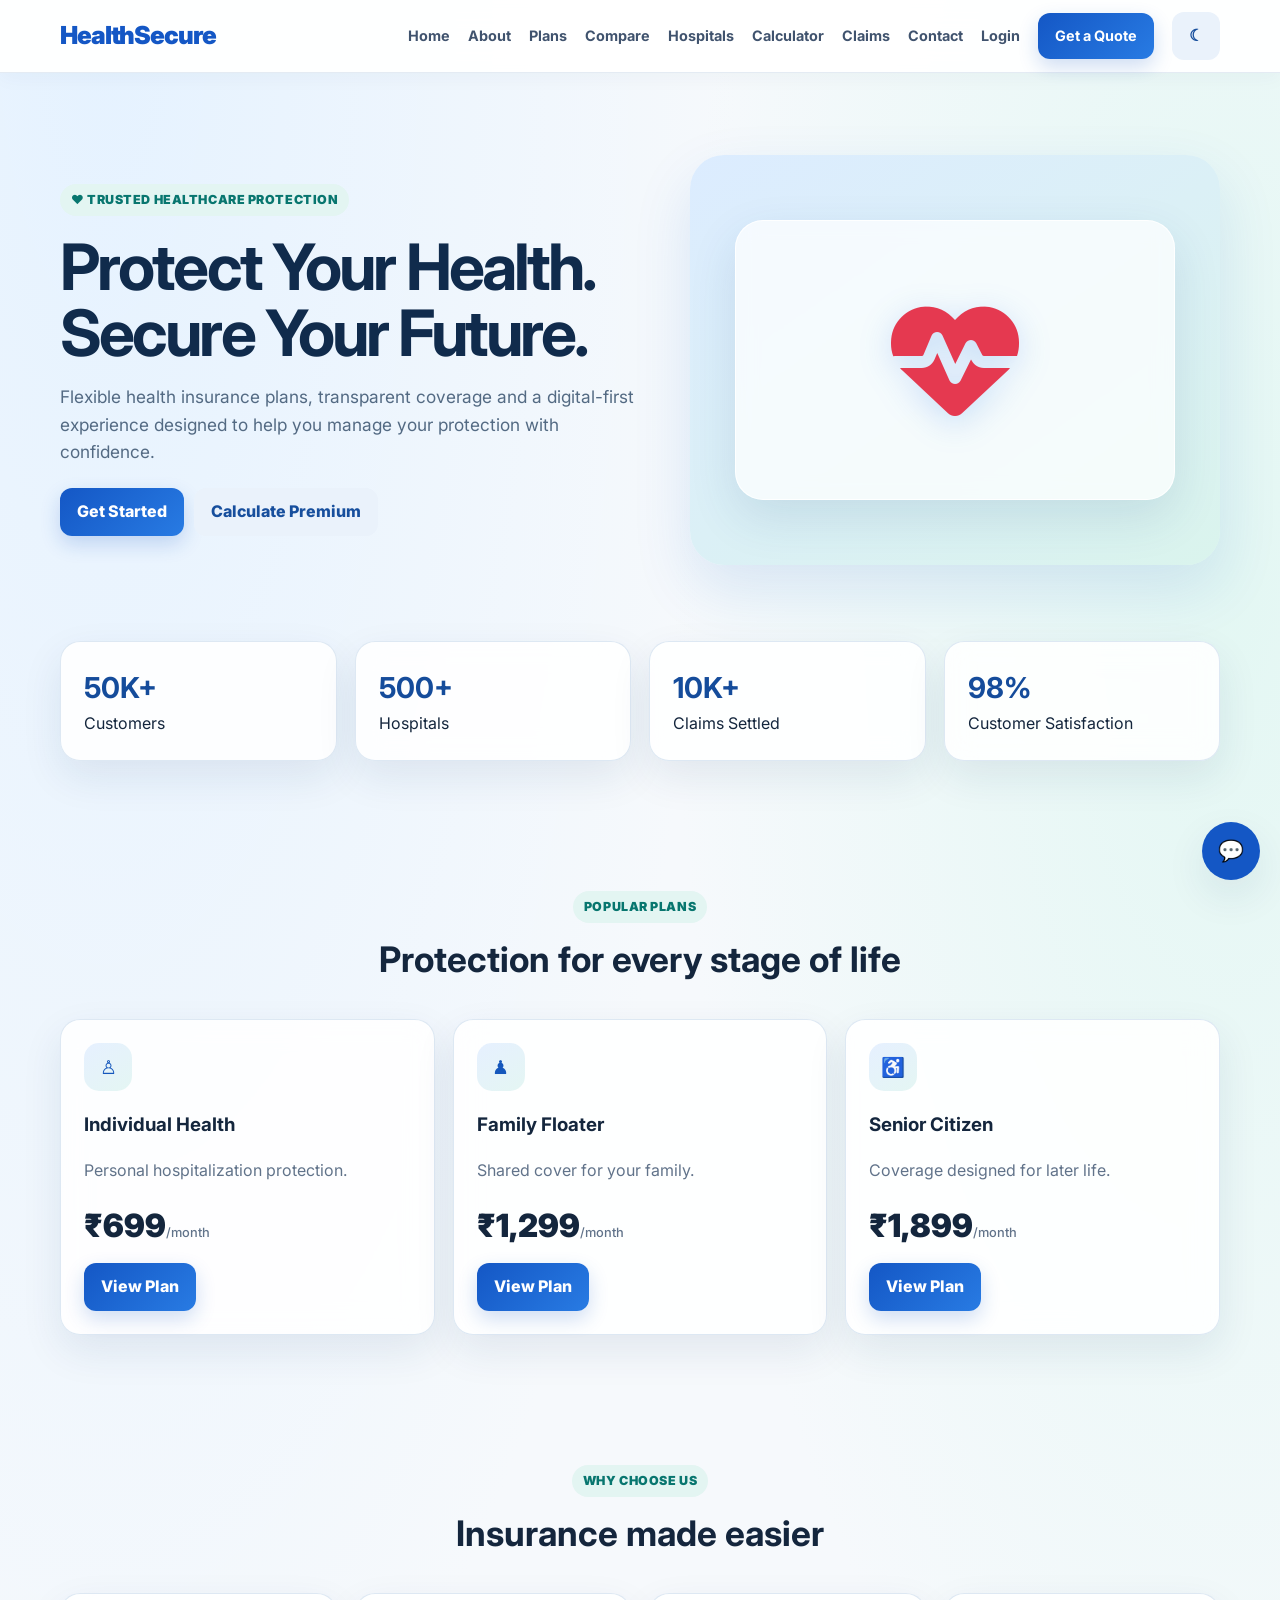
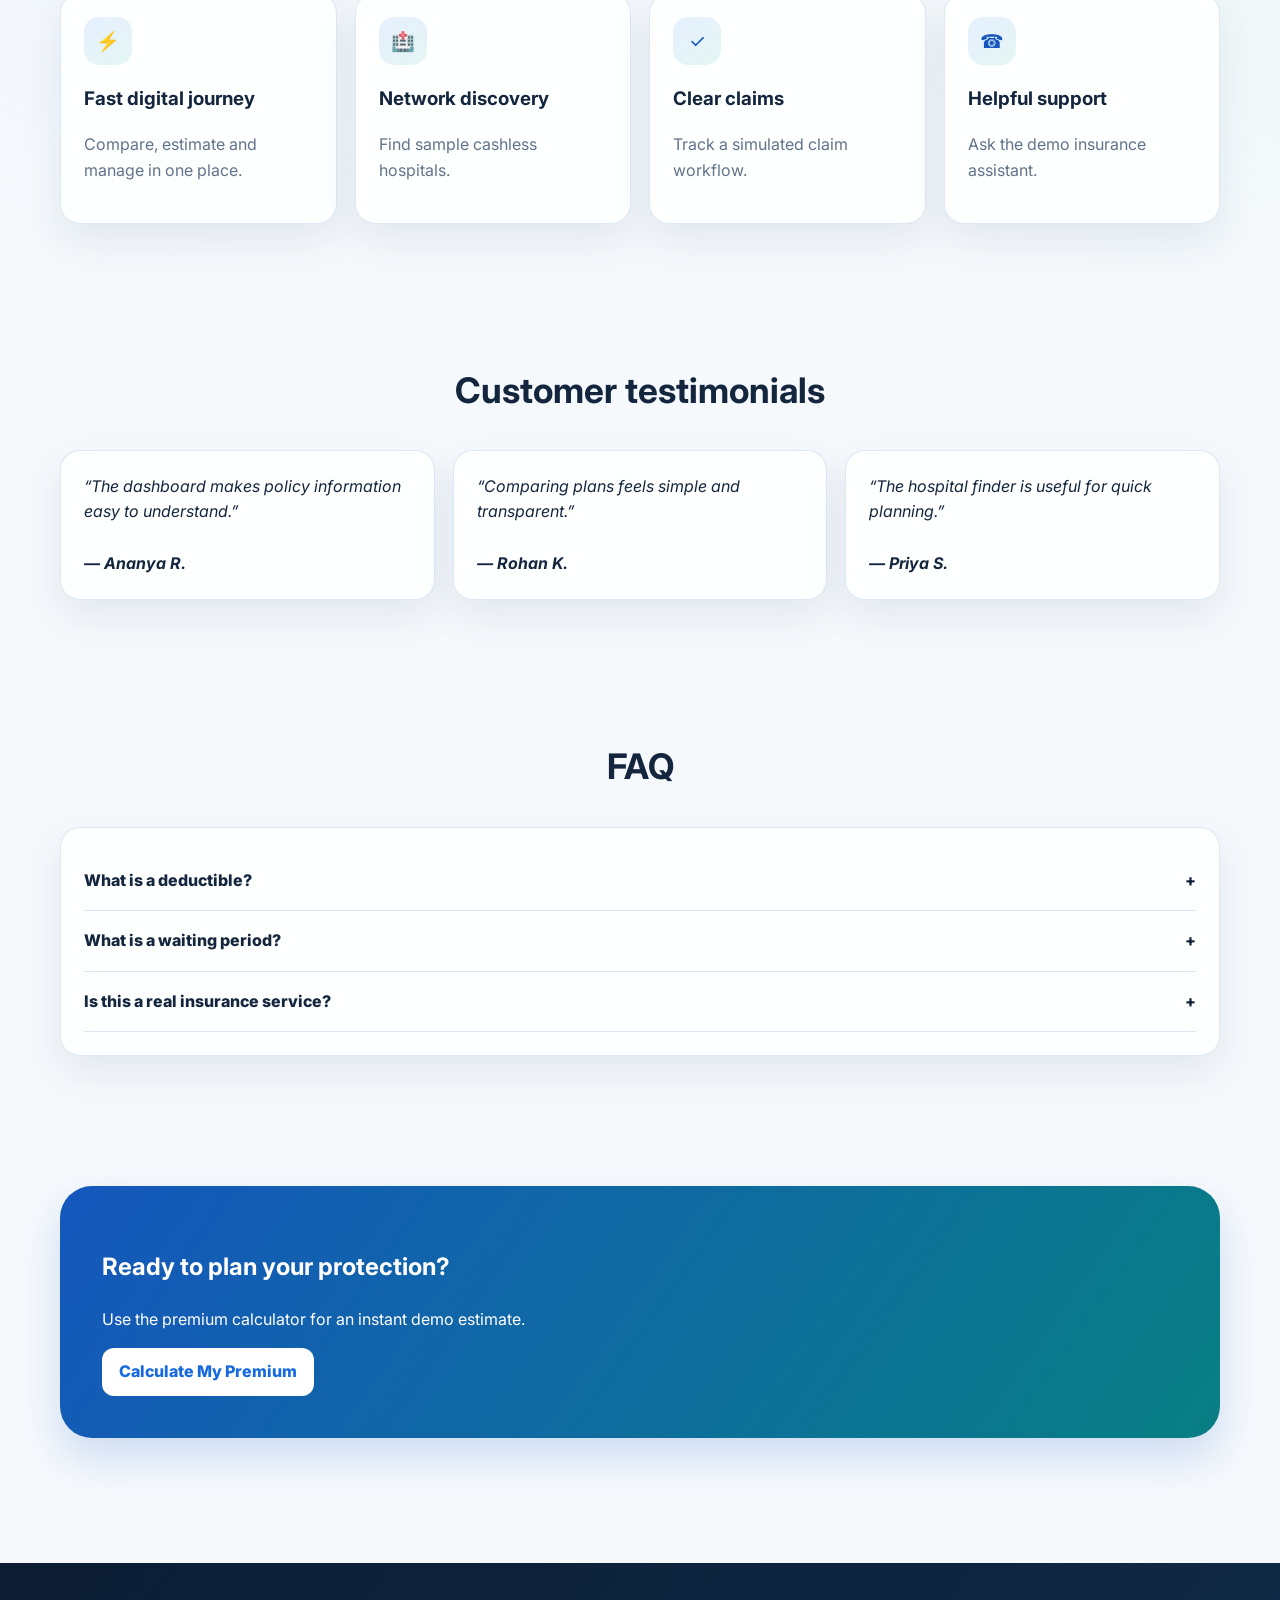
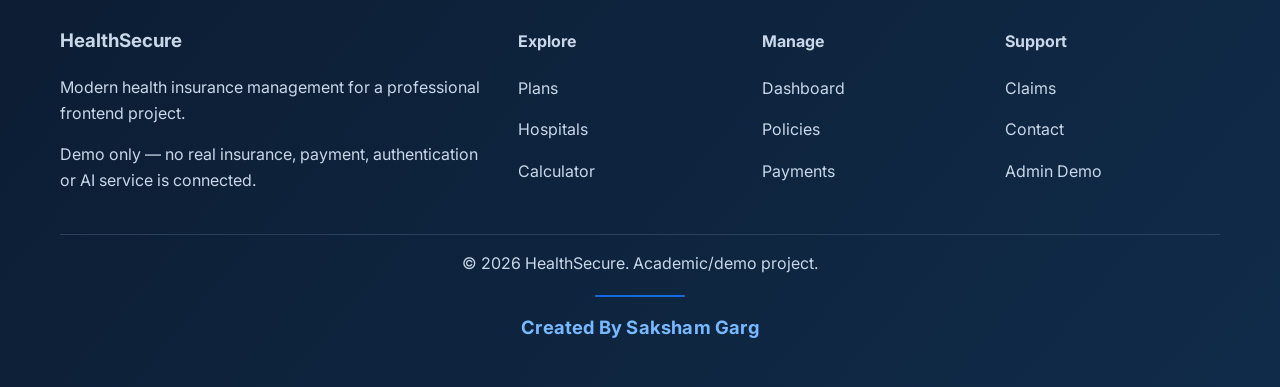
<file: health-insurance/index.html>
<!doctype html><html lang="en"><head><meta charset="utf-8"><meta name="viewport" content="width=device-width,initial-scale=1"><title>Index | HealthSecure</title><meta name="description" content="HealthSecure modern health insurance management demo"><link rel="preconnect" href="https://fonts.googleapis.com"><link href="https://fonts.googleapis.com/css2?family=Inter:wght@400;500;600;700;800;900&display=swap" rel="stylesheet"><link rel="stylesheet" href="https://cdnjs.cloudflare.com/ajax/libs/font-awesome/6.5.2/css/all.min.css"><link rel="stylesheet" href="css/style.css"><link rel="stylesheet" href="css/responsive.css"></head><body><header class="navbar"><div class="container nav-inner"><a class="brand" href="index.html">Health<span>Secure</span></a><button class="hamburger"><i class="fa-solid fa-bars"></i></button><nav class="nav-links"><a href="index.html">Home</a><a href="about.html">About</a><a href="plans.html">Plans</a><a href="compare.html">Compare</a><a href="hospitals.html">Hospitals</a><a href="calculator.html">Calculator</a><a href="claims.html">Claims</a><a href="contact.html">Contact</a><a href="login.html">Login</a><a class="btn btn-primary" href="calculator.html">Get a Quote</a><button class="btn btn-secondary theme-toggle">☾</button></nav></div></header><main><section class="hero"><div class="container hero-grid"><div><span class="eyebrow">♥ Trusted healthcare protection</span><h1>Protect Your Health. Secure Your Future.</h1><p>Flexible health insurance plans, transparent coverage and a digital-first experience designed to help you manage your protection with confidence.</p><div class="actions"><a class="btn btn-primary" href="calculator.html">Get Started</a><a class="btn btn-secondary" href="calculator.html">Calculate Premium</a></div></div><div class="hero-art"><div class="medical-card"><i class="fa-solid fa-heart-pulse"></i></div></div></div></section><div class="container stats"><div class="stat"><strong>50K+</strong><span>Customers</span></div><div class="stat"><strong>500+</strong><span>Hospitals</span></div><div class="stat"><strong>10K+</strong><span>Claims Settled</span></div><div class="stat"><strong>98%</strong><span>Customer Satisfaction</span></div></div><section><div class="container"><div class="section-head"><span class="eyebrow">Popular plans</span><h2>Protection for every stage of life</h2></div><div class="grid-3"><div class="card"><div class="plan-icon">♙</div><h3>Individual Health</h3><p class="muted">Personal hospitalization protection.</p><div class="price">₹699<small>/month</small></div><a class="btn btn-primary" href="plans.html">View Plan</a></div><div class="card"><div class="plan-icon">♟</div><h3>Family Floater</h3><p class="muted">Shared cover for your family.</p><div class="price">₹1,299<small>/month</small></div><a class="btn btn-primary" href="plans.html">View Plan</a></div><div class="card"><div class="plan-icon">♿</div><h3>Senior Citizen</h3><p class="muted">Coverage designed for later life.</p><div class="price">₹1,899<small>/month</small></div><a class="btn btn-primary" href="plans.html">View Plan</a></div></div></div></section><section><div class="container"><div class="section-head"><span class="eyebrow">Why choose us</span><h2>Insurance made easier</h2></div><div class="why"><div class="card"><div class="iconbox">⚡</div><h3>Fast digital journey</h3><p class="muted">Compare, estimate and manage in one place.</p></div><div class="card"><div class="iconbox">🏥</div><h3>Network discovery</h3><p class="muted">Find sample cashless hospitals.</p></div><div class="card"><div class="iconbox">✓</div><h3>Clear claims</h3><p class="muted">Track a simulated claim workflow.</p></div><div class="card"><div class="iconbox">☎</div><h3>Helpful support</h3><p class="muted">Ask the demo insurance assistant.</p></div></div></div></section><section><div class="container"><div class="section-head"><h2>Customer testimonials</h2></div><div class="grid-3"><div class="card testimonial">“The dashboard makes policy information easy to understand.”<br><br><strong>— Ananya R.</strong></div><div class="card testimonial">“Comparing plans feels simple and transparent.”<br><br><strong>— Rohan K.</strong></div><div class="card testimonial">“The hospital finder is useful for quick planning.”<br><br><strong>— Priya S.</strong></div></div></div></section><section><div class="container"><div class="section-head"><h2>FAQ</h2></div><div class="card"><div class="faq-item"><div class="faq-q">What is a deductible? <span>+</span></div><div class="faq-a">The amount you pay toward eligible expenses before the insurer contributes.</div></div><div class="faq-item"><div class="faq-q">What is a waiting period? <span>+</span></div><div class="faq-a">The time before certain listed conditions or benefits become claimable.</div></div><div class="faq-item"><div class="faq-q">Is this a real insurance service? <span>+</span></div><div class="faq-a">No. It is a frontend academic/demo project.</div></div></div></div></section><section><div class="container"><div class="cta"><h2>Ready to plan your protection?</h2><p>Use the premium calculator for an instant demo estimate.</p><a class="btn" style="background:#fff;color:#1769e0" href="calculator.html">Calculate My Premium</a></div></div></section></main><div class="chatbot"><div class="chat-window"><div class="chat-head">HealthSecure AI Assistant <small>• Demo</small></div><div class="chat-body"><div class="msg bot">Hi! Ask about plans, deductibles, claims, cashless hospitals or coverage.</div></div><div class="chat-input"><input placeholder="Ask a question..."><button class="btn btn-primary">Send</button></div></div><button class="chat-toggle">💬</button></div><footer class="footer"><div class="container footer-grid"><div><h3>HealthSecure</h3><p>Modern health insurance management for a professional frontend project.</p><p>Demo only — no real insurance, payment, authentication or AI service is connected.</p></div><div><h4>Explore</h4><p><a href="plans.html">Plans</a></p><p><a href="hospitals.html">Hospitals</a></p><p><a href="calculator.html">Calculator</a></p></div><div><h4>Manage</h4><p><a href="dashboard.html">Dashboard</a></p><p><a href="policies.html">Policies</a></p><p><a href="payments.html">Payments</a></p></div><div><h4>Support</h4><p><a href="claims.html">Claims</a></p><p><a href="contact.html">Contact</a></p><p><a href="admin.html">Admin Demo</a></p></div></div><div class="container footer-credit" style="margin-top:25px;border-top:1px solid #29415d;padding-top:16px"><div>© 2026 HealthSecure. Academic/demo project.</div><div class="created-by">Created By Saksham Garg</div></div></footer><div id="toast" class="toast"></div><button class="backtop">↑</button><script src="js/main.js"></script></body></html>
</file>
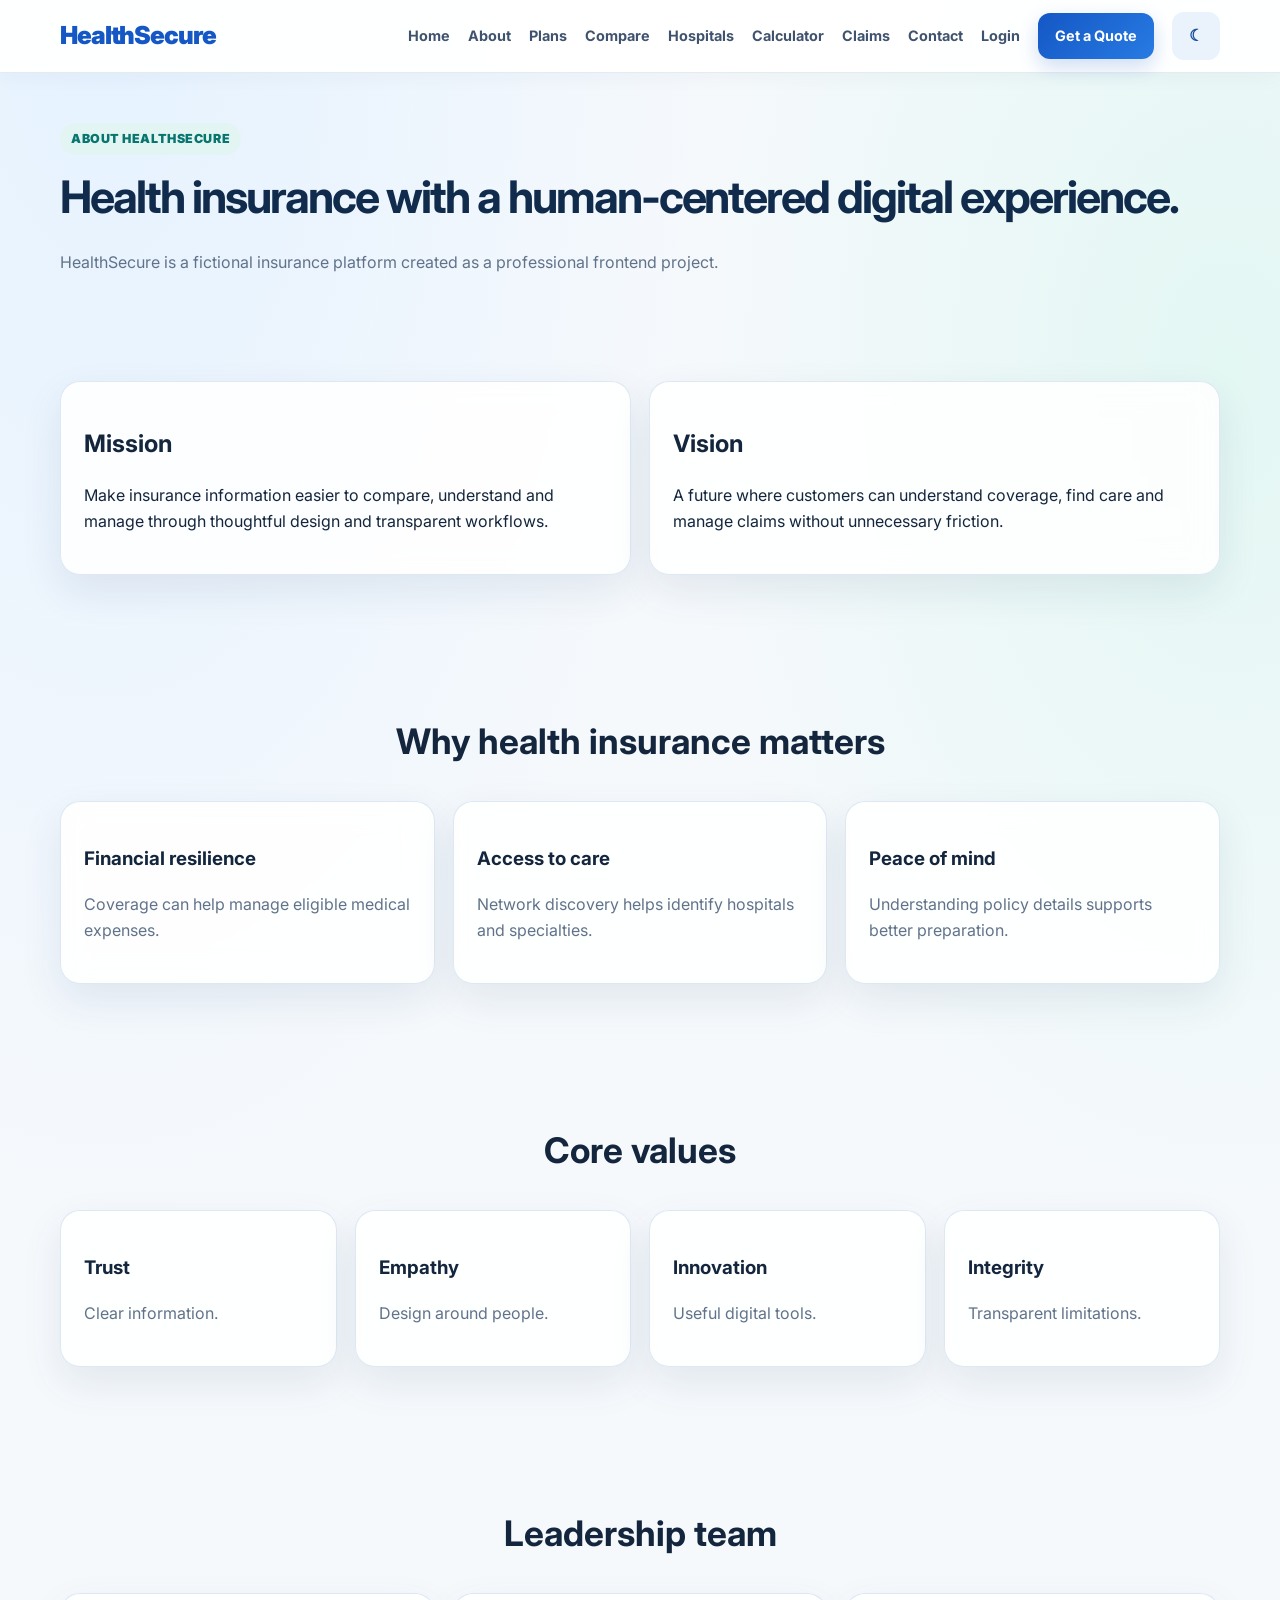
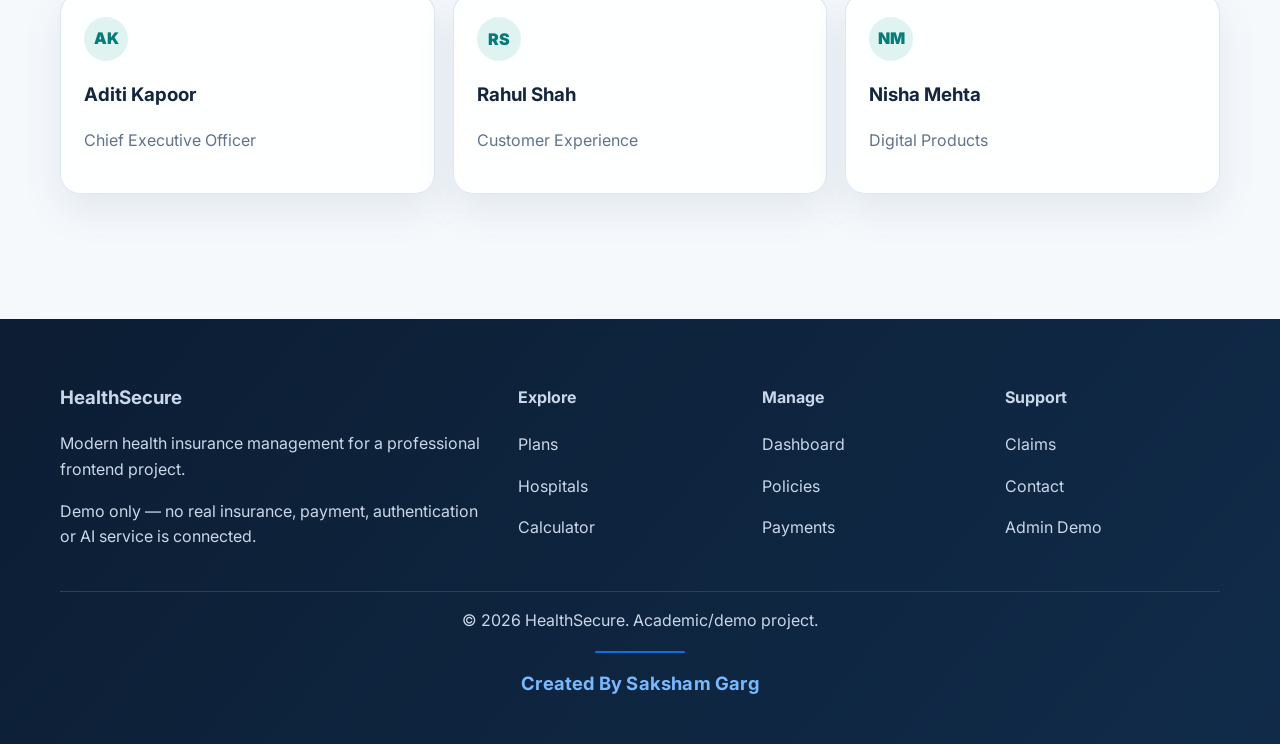
<file: health-insurance/about.html>
<!doctype html><html lang="en"><head><meta charset="utf-8"><meta name="viewport" content="width=device-width,initial-scale=1"><title>About | HealthSecure</title><meta name="description" content="HealthSecure modern health insurance management demo"><link rel="preconnect" href="https://fonts.googleapis.com"><link href="https://fonts.googleapis.com/css2?family=Inter:wght@400;500;600;700;800;900&display=swap" rel="stylesheet"><link rel="stylesheet" href="https://cdnjs.cloudflare.com/ajax/libs/font-awesome/6.5.2/css/all.min.css"><link rel="stylesheet" href="css/style.css"><link rel="stylesheet" href="css/responsive.css"></head><body><header class="navbar"><div class="container nav-inner"><a class="brand" href="index.html">Health<span>Secure</span></a><button class="hamburger"><i class="fa-solid fa-bars"></i></button><nav class="nav-links"><a href="index.html">Home</a><a href="about.html">About</a><a href="plans.html">Plans</a><a href="compare.html">Compare</a><a href="hospitals.html">Hospitals</a><a href="calculator.html">Calculator</a><a href="claims.html">Claims</a><a href="contact.html">Contact</a><a href="login.html">Login</a><a class="btn btn-primary" href="calculator.html">Get a Quote</a><button class="btn btn-secondary theme-toggle">☾</button></nav></div></header><main><div class="container page-head"><span class="eyebrow">About HealthSecure</span><h1>Health insurance with a human-centered digital experience.</h1><p class="muted">HealthSecure is a fictional insurance platform created as a professional frontend project.</p></div><section><div class="container grid-2"><div class="card"><h2>Mission</h2><p>Make insurance information easier to compare, understand and manage through thoughtful design and transparent workflows.</p></div><div class="card"><h2>Vision</h2><p>A future where customers can understand coverage, find care and manage claims without unnecessary friction.</p></div></div></section><section><div class="container"><div class="section-head"><h2>Why health insurance matters</h2></div><div class="grid-3"><div class="card"><h3>Financial resilience</h3><p class="muted">Coverage can help manage eligible medical expenses.</p></div><div class="card"><h3>Access to care</h3><p class="muted">Network discovery helps identify hospitals and specialties.</p></div><div class="card"><h3>Peace of mind</h3><p class="muted">Understanding policy details supports better preparation.</p></div></div></div></section><section><div class="container"><div class="section-head"><h2>Core values</h2></div><div class="why"><div class="card"><h3>Trust</h3><p class="muted">Clear information.</p></div><div class="card"><h3>Empathy</h3><p class="muted">Design around people.</p></div><div class="card"><h3>Innovation</h3><p class="muted">Useful digital tools.</p></div><div class="card"><h3>Integrity</h3><p class="muted">Transparent limitations.</p></div></div></div></section><section><div class="container"><div class="section-head"><h2>Leadership team</h2></div><div class="grid-3"><div class="card"><div class="avatar">AK</div><h3>Aditi Kapoor</h3><p class="muted">Chief Executive Officer</p></div><div class="card"><div class="avatar">RS</div><h3>Rahul Shah</h3><p class="muted">Customer Experience</p></div><div class="card"><div class="avatar">NM</div><h3>Nisha Mehta</h3><p class="muted">Digital Products</p></div></div></div></section></main><footer class="footer"><div class="container footer-grid"><div><h3>HealthSecure</h3><p>Modern health insurance management for a professional frontend project.</p><p>Demo only — no real insurance, payment, authentication or AI service is connected.</p></div><div><h4>Explore</h4><p><a href="plans.html">Plans</a></p><p><a href="hospitals.html">Hospitals</a></p><p><a href="calculator.html">Calculator</a></p></div><div><h4>Manage</h4><p><a href="dashboard.html">Dashboard</a></p><p><a href="policies.html">Policies</a></p><p><a href="payments.html">Payments</a></p></div><div><h4>Support</h4><p><a href="claims.html">Claims</a></p><p><a href="contact.html">Contact</a></p><p><a href="admin.html">Admin Demo</a></p></div></div><div class="container footer-credit" style="margin-top:25px;border-top:1px solid #29415d;padding-top:16px"><div>© 2026 HealthSecure. Academic/demo project.</div><div class="created-by">Created By Saksham Garg</div></div></footer><div id="toast" class="toast"></div><button class="backtop">↑</button><script src="js/main.js"></script></body></html>
</file>
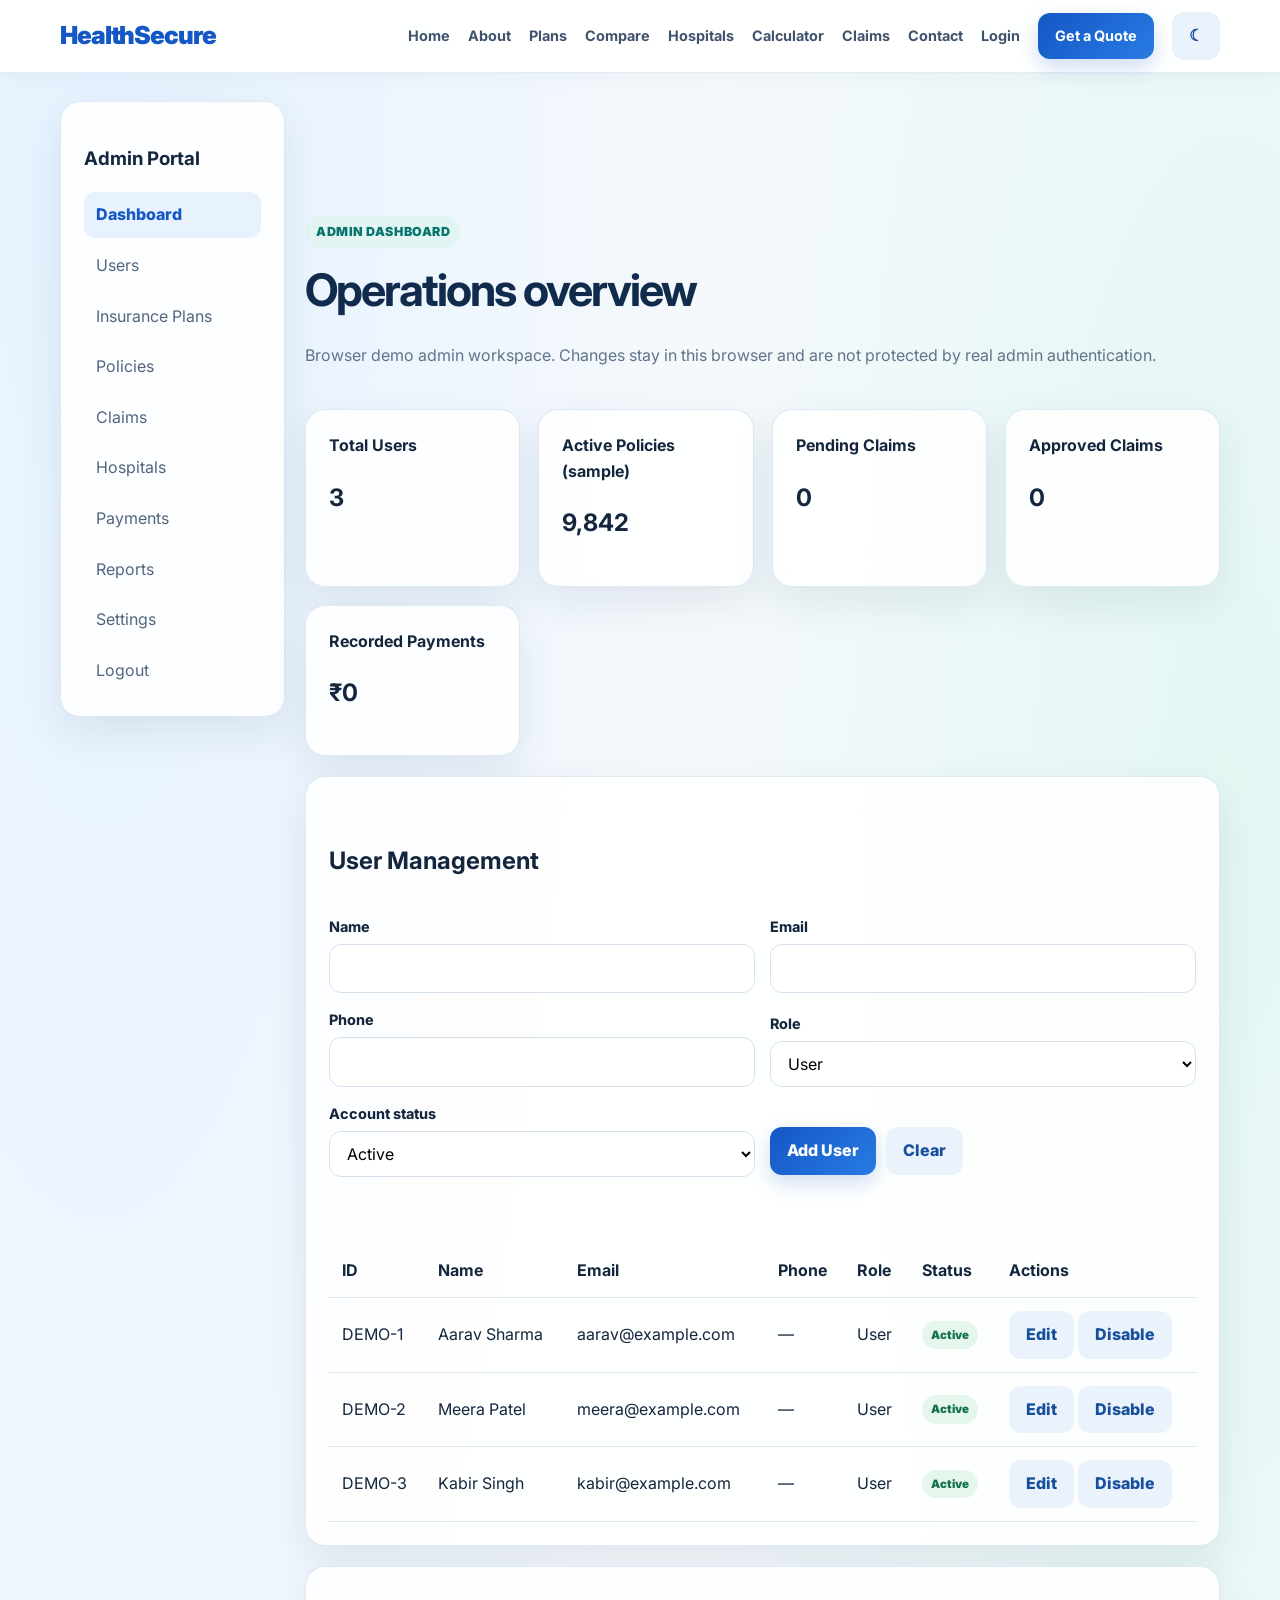
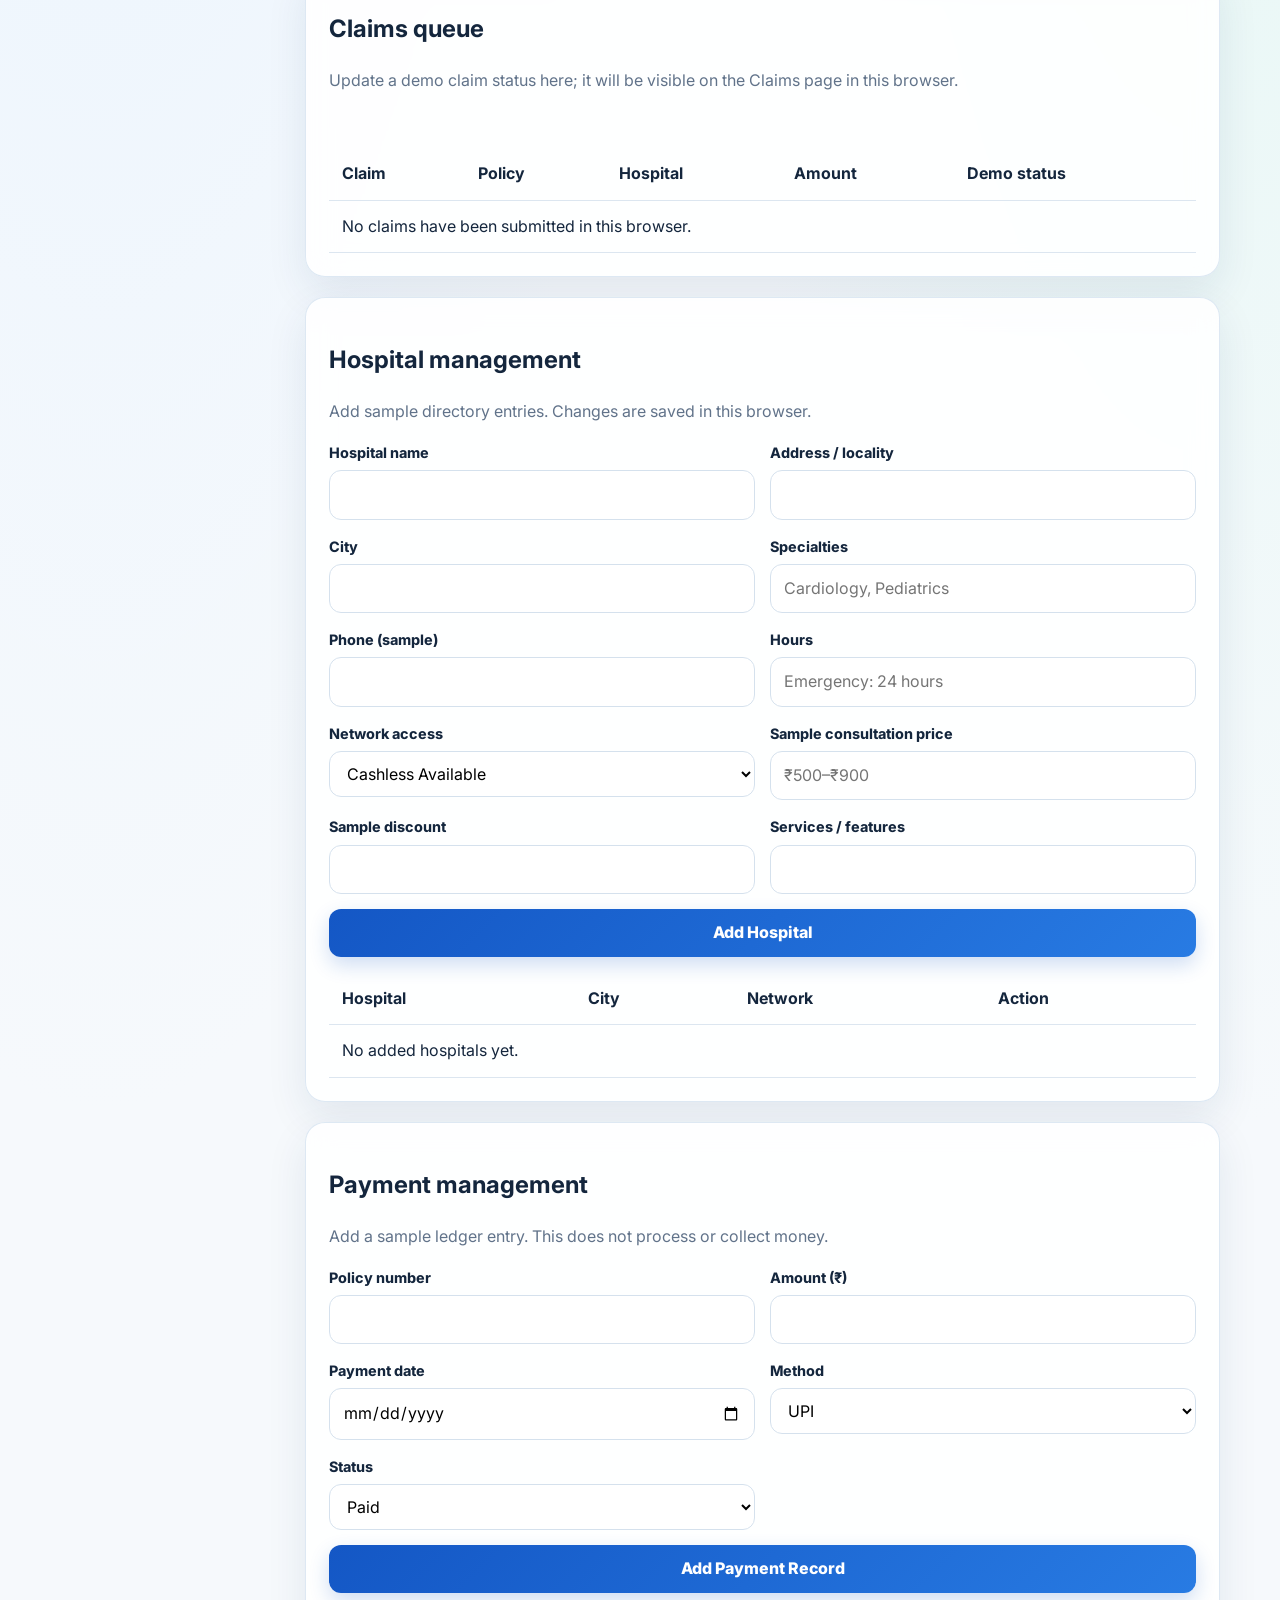
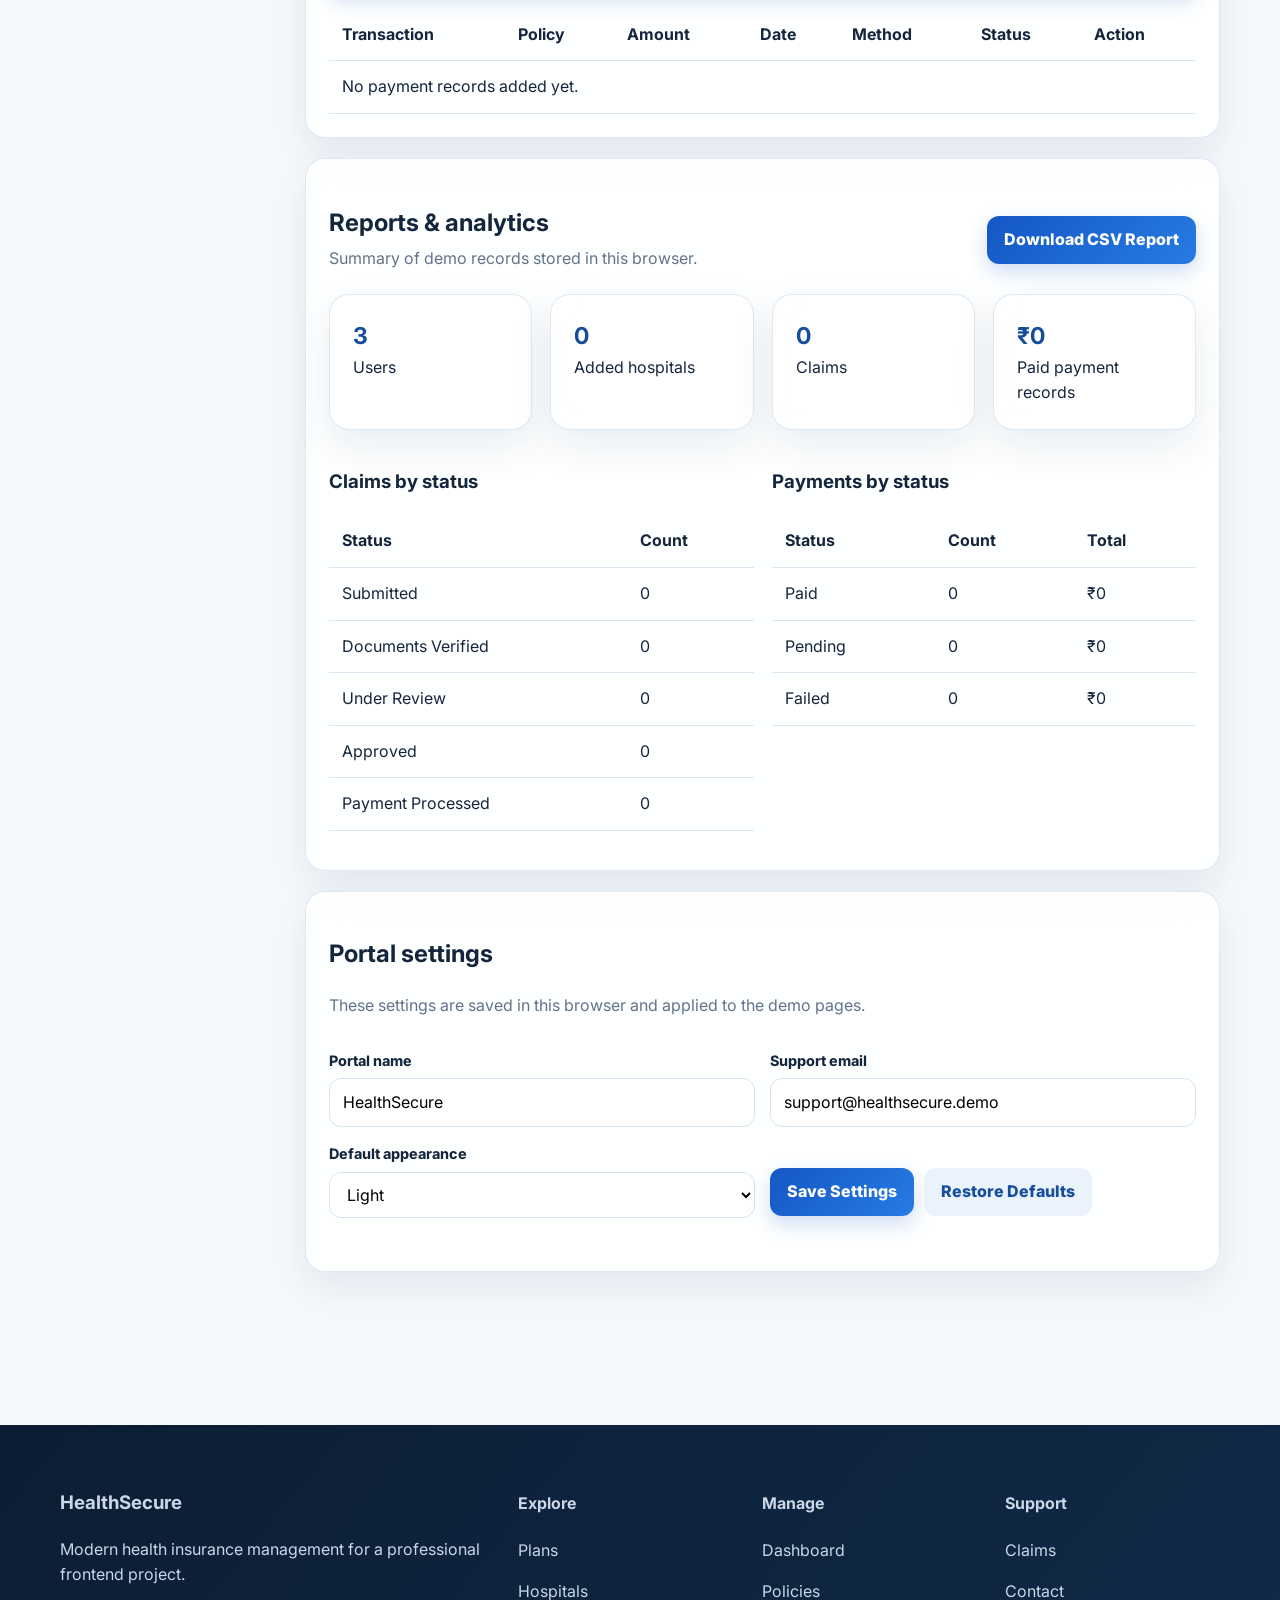
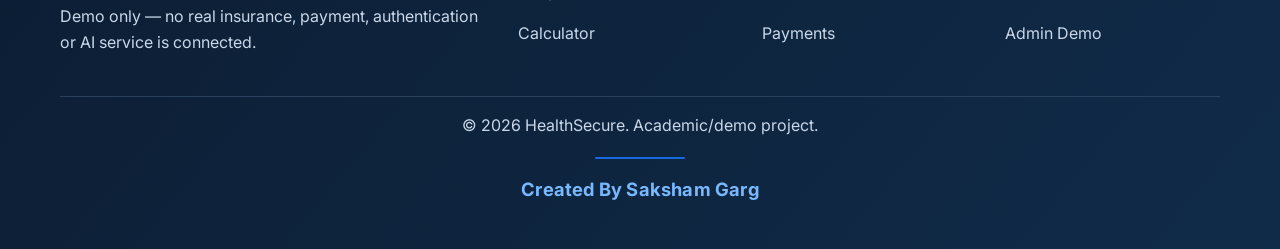
<file: health-insurance/admin.html>
<!doctype html>
<html lang="en">
  <head><meta charset="utf-8"><meta name="viewport" content="width=device-width,initial-scale=1"><title>Admin | HealthSecure</title><meta name="description" content="HealthSecure modern health insurance management demo"><link rel="preconnect" href="https://fonts.googleapis.com"><link href="https://fonts.googleapis.com/css2?family=Inter:wght@400;500;600;700;800;900&display=swap" rel="stylesheet"><link rel="stylesheet" href="https://cdnjs.cloudflare.com/ajax/libs/font-awesome/6.5.2/css/all.min.css"><link rel="stylesheet" href="css/style.css?v=admin-layout-20261106"><link rel="stylesheet" href="css/responsive.css?v=admin-layout-20261106"><style>
.admin-dashboard{grid-template-columns:225px minmax(0,1fr);align-items:start}.admin-dashboard>section{min-width:0}
@media(max-width:1050px){.admin-dashboard{display:block!important}.admin-dashboard .sidebar{position:static;margin:0 0 18px;padding:14px 16px;overflow:hidden}.admin-dashboard .sidebar h3{margin:0 0 10px}.admin-dashboard .side-links{display:flex!important;flex-wrap:nowrap;gap:6px;overflow-x:auto;overscroll-behavior-x:contain;padding-bottom:6px}.admin-dashboard .side-links a{flex:0 0 auto;white-space:nowrap;padding:8px 11px}.admin-dashboard>section{width:100%;min-width:0}.admin-dashboard .dash-grid{grid-template-columns:repeat(2,minmax(0,1fr))}}
@media(max-width:650px){.admin-dashboard .dash-grid{grid-template-columns:1fr}.admin-dashboard .page-head{padding:20px 0}.admin-dashboard .table{min-width:680px}}
</style>
  </head>
  <body>
    <header class="navbar">
      <div class="container nav-inner"><a class="brand" href="index.html">Health<span>Secure</span></a><button class="hamburger"><i class="fa-solid fa-bars"></i></button>
        <nav class="nav-links"><a href="index.html">Home</a><a href="about.html">About</a><a href="plans.html">Plans</a><a href="compare.html">Compare</a><a href="#hospitalManagement">Hospitals</a><a href="calculator.html">Calculator</a><a href="claims.html">Claims</a><a href="contact.html">Contact</a><a href="login.html">Login</a><a class="btn btn-primary" href="calculator.html">Get a Quote</a><button class="btn btn-secondary theme-toggle">☾</button>
        </nav>
      </div>
    </header>
    <main>
      <div class="container dashboard admin-dashboard">
        <aside class="card sidebar">
          <h3>Admin Portal
          </h3>
          <div class="side-links"><a class="active" href="admin.html">Dashboard</a><a href="#users">Users</a><a href="plans.html">Insurance Plans</a><a href="#policies">Policies</a><a href="#claims">Claims</a><a href="#hospitalManagement">Hospitals</a><a href="#paymentManagement">Payments</a><a href="#reports">Reports</a><a href="#settings">Settings</a><a href="#" onclick="logoutDemo();return false">Logout</a>
          </div>
        </aside>
        <section>
          <div class="page-head"><span class="eyebrow">Admin Dashboard</span>
            <h1>Operations overview
            </h1>
            <p class="muted">Browser demo admin workspace. Changes stay in this browser and are not protected by real admin authentication.
            </p>
          </div>
          <div class="dash-grid">
            <div class="card"><strong>Total Users</strong>
              <h2 id="adminUserCount">0
              </h2>
            </div>
            <div class="card"><strong>Active Policies (sample)</strong>
              <h2>9,842
              </h2>
            </div>
            <div class="card"><strong>Pending Claims</strong>
              <h2 id="adminPendingClaims">0
              </h2>
            </div>
            <div class="card"><strong>Approved Claims</strong>
              <h2 id="adminApprovedClaims">0
              </h2>
            </div>
            <div class="card"><strong>Recorded Payments</strong>
              <h2 id="adminRevenue">₹0
              </h2>
            </div>
          </div>
          <div class="card" id="users" style="margin-top:20px">
            <div class="actions" style="justify-content:space-between">
              <h2>User Management
              </h2>
            </div>
            <form id="adminUserForm" class="form-grid admin-user-form"><input type="hidden" name="userId">
              <div class="field"><label for="adminName">Name</label><input id="adminName" name="name" maxlength="100" required>
              </div>
              <div class="field"><label for="adminEmail">Email</label><input id="adminEmail" name="email" type="email" maxlength="150" required>
              </div>
              <div class="field"><label for="adminPhone">Phone</label><input id="adminPhone" name="phone" maxlength="20">
              </div>
              <div class="field"><label for="adminRole">Role</label><select id="adminRole" name="role"><option>User</option><option>Admin</option></select>
              </div>
              <div class="field"><label for="adminStatus">Account status</label><select id="adminStatus" name="status"><option>Active</option><option>Disabled</option></select>
              </div>
              <div class="actions admin-user-actions"><button id="adminUserSubmit" class="btn btn-primary" type="submit">Add User</button><button id="adminUserCancel" class="btn btn-secondary" type="button">Clear</button>
              </div>
            </form>
            <p id="adminUserStatus" class="muted" role="status" aria-live="polite">
            </p>
            <div class="table-wrap">
              <table class="table">
                <thead>
                  <tr>
                    <th>ID
                    </th>
                    <th>Name
                    </th>
                    <th>Email
                    </th>
                    <th>Phone
                    </th>
                    <th>Role
                    </th>
                    <th>Status
                    </th>
                    <th>Actions
                    </th>
                  </tr>
                </thead>
                <tbody id="adminUsers">
                </tbody>
              </table>
            </div>
          </div>
          <div class="admin-sections-stack">
            <div class="card" id="claims">
              <h2>Claims queue
              </h2>
              <p class="muted">Update a demo claim status here; it will be visible on the Claims page in this browser.
              </p>
              <p id="adminClaimStatus" class="muted" role="status" aria-live="polite">
              </p>
              <div class="table-wrap">
                <table class="table">
                  <thead>
                    <tr>
                      <th>Claim
                      </th>
                      <th>Policy
                      </th>
                      <th>Hospital
                      </th>
                      <th>Amount
                      </th>
                      <th>Demo status
                      </th>
                    </tr>
                  </thead>
                  <tbody id="adminClaims">
                  </tbody>
                </table>
              </div>
            </div>
            <div class="card" id="hospitalManagement">
              <h2>Hospital management
              </h2>
              <p class="muted">Add sample directory entries. Changes are saved in this browser.
              </p>
              <form id="hospitalForm" class="form-grid admin-hospital-form">
                <div class="field"><label for="hospitalNameAdmin">Hospital name</label><input id="hospitalNameAdmin" name="name" maxlength="120" required>
                </div>
                <div class="field"><label for="hospitalAddressAdmin">Address / locality</label><input id="hospitalAddressAdmin" name="address" maxlength="200" required>
                </div>
                <div class="field"><label for="hospitalCityAdmin">City</label><input id="hospitalCityAdmin" name="city" maxlength="80" required>
                </div>
                <div class="field"><label for="hospitalSpecialtiesAdmin">Specialties</label><input id="hospitalSpecialtiesAdmin" name="specialties" placeholder="Cardiology, Pediatrics" maxlength="250" required>
                </div>
                <div class="field"><label for="hospitalPhoneAdmin">Phone (sample)</label><input id="hospitalPhoneAdmin" name="phone" maxlength="30">
                </div>
                <div class="field"><label for="hospitalHoursAdmin">Hours</label><input id="hospitalHoursAdmin" name="hours" maxlength="120" placeholder="Emergency: 24 hours">
                </div>
                <div class="field"><label for="hospitalNetworkAdmin">Network access</label><select id="hospitalNetworkAdmin" name="network"><option>Cashless Available</option><option>Reimbursement</option></select>
                </div>
                <div class="field"><label for="hospitalConsultationAdmin">Sample consultation price</label><input id="hospitalConsultationAdmin" name="consultation" maxlength="60" placeholder="₹500–₹900">
                </div>
                <div class="field"><label for="hospitalDiscountAdmin">Sample discount</label><input id="hospitalDiscountAdmin" name="discount" maxlength="160">
                </div>
                <div class="field"><label for="hospitalServicesAdmin">Services / features</label><input id="hospitalServicesAdmin" name="features" maxlength="250">
                </div>
                <div class="field full"><button class="btn btn-primary" type="submit">Add Hospital</button>
                </div>
              </form>
              <p id="hospitalAdminStatus" class="muted" role="status" aria-live="polite">
              </p>
              <div class="table-wrap">
                <table class="table">
                  <thead>
                    <tr>
                      <th>Hospital
                      </th>
                      <th>City
                      </th>
                      <th>Network
                      </th>
                      <th>Action
                      </th>
                    </tr>
                  </thead>
                  <tbody id="adminHospitals">
                  </tbody>
                </table>
              </div>
            </div>
            <div class="card" id="paymentManagement">
              <h2>Payment management</h2>
              <p class="muted">Add a sample ledger entry. This does not process or collect money.</p>
              <form id="paymentForm" class="form-grid admin-hospital-form">
                <div class="field"><label for="paymentPolicy">Policy number</label><input id="paymentPolicy" name="policy" maxlength="40" required></div>
                <div class="field"><label for="paymentAmount">Amount (₹)</label><input id="paymentAmount" name="amount" type="number" min="1" step="0.01" required></div>
                <div class="field"><label for="paymentDate">Payment date</label><input id="paymentDate" name="date" type="date" required></div>
                <div class="field"><label for="paymentMethod">Method</label><select id="paymentMethod" name="method"><option>UPI</option><option>Card</option><option>Bank Transfer</option><option>Cash</option></select></div>
                <div class="field"><label for="paymentStatus">Status</label><select id="paymentStatus" name="status"><option>Paid</option><option>Pending</option><option>Failed</option></select></div>
                <div class="field full"><button class="btn btn-primary" type="submit">Add Payment Record</button></div>
              </form>
              <p id="paymentAdminStatus" class="muted" role="status" aria-live="polite"></p>
              <div class="table-wrap"><table class="table"><thead><tr><th>Transaction</th><th>Policy</th><th>Amount</th><th>Date</th><th>Method</th><th>Status</th><th>Action</th></tr></thead><tbody id="adminPayments"></tbody></table></div>
            </div>
            <div class="card" id="reports">
              <div class="actions report-heading"><div><h2>Reports &amp; analytics</h2><p class="muted">Summary of demo records stored in this browser.</p></div><button id="downloadAdminReport" class="btn btn-primary" type="button">Download CSV Report</button></div>
              <div class="dash-grid report-metrics">
                <div class="stat"><strong id="reportUsers">0</strong><span>Users</span></div>
                <div class="stat"><strong id="reportHospitals">0</strong><span>Added hospitals</span></div>
                <div class="stat"><strong id="reportClaims">0</strong><span>Claims</span></div>
                <div class="stat"><strong id="reportPayments">₹0</strong><span>Paid payment records</span></div>
              </div>
              <div class="grid-2 report-tables">
                <div><h3>Claims by status</h3><div class="table-wrap"><table class="table"><thead><tr><th>Status</th><th>Count</th></tr></thead><tbody id="reportClaimRows"></tbody></table></div></div>
                <div><h3>Payments by status</h3><div class="table-wrap"><table class="table"><thead><tr><th>Status</th><th>Count</th><th>Total</th></tr></thead><tbody id="reportPaymentRows"></tbody></table></div></div>
              </div>
              <p id="reportStatus" class="muted" role="status" aria-live="polite"></p>
            </div>
            <div class="card" id="settings">
              <h2>Portal settings</h2>
              <p class="muted">These settings are saved in this browser and applied to the demo pages.</p>
              <form id="portalSettingsForm" class="form-grid admin-user-form">
                <div class="field"><label for="portalNameSetting">Portal name</label><input id="portalNameSetting" name="portalName" maxlength="60" required></div>
                <div class="field"><label for="supportEmailSetting">Support email</label><input id="supportEmailSetting" name="supportEmail" type="email" maxlength="150" required></div>
                <div class="field"><label for="themeSetting">Default appearance</label><select id="themeSetting" name="theme"><option value="light">Light</option><option value="dark">Dark</option></select></div>
                <div class="actions admin-user-actions"><button class="btn btn-primary" type="submit">Save Settings</button><button id="resetPortalSettings" class="btn btn-secondary" type="button">Restore Defaults</button></div>
              </form>
              <p id="portalSettingsStatus" class="muted" role="status" aria-live="polite"></p>
            </div>
          </div>
        </section>
      </div>
    </main>
    <footer class="footer">
      <div class="container footer-grid">
        <div>
          <h3>HealthSecure
          </h3>
          <p>Modern health insurance management for a professional frontend project.
          </p>
          <p>Demo only — no real insurance, payment, authentication or AI service is connected.
          </p>
        </div>
        <div>
          <h4>Explore
          </h4>
          <p><a href="plans.html">Plans</a>
          </p>
          <p><a href="#hospitalManagement">Hospitals</a>
          </p>
          <p><a href="calculator.html">Calculator</a>
          </p>
        </div>
        <div>
          <h4>Manage
          </h4>
          <p><a href="dashboard.html">Dashboard</a>
          </p>
          <p><a href="policies.html">Policies</a>
          </p>
          <p><a href="payments.html">Payments</a>
          </p>
        </div>
        <div>
          <h4>Support
          </h4>
          <p><a href="claims.html">Claims</a>
          </p>
          <p><a href="contact.html">Contact</a>
          </p>
          <p><a href="admin.html">Admin Demo</a>
          </p>
        </div>
      </div>
      <div class="container footer-credit" style="margin-top:25px;border-top:1px solid #29415d;padding-top:16px">
        <div>© 2026 HealthSecure. Academic/demo project.
        </div>
        <div class="created-by">Created By Saksham Garg
        </div>
      </div>
    </footer>
    <div id="toast" class="toast">
    </div>
<button class="backtop">↑</button><script src="js/main.js"></script><script src="js/auth.js"></script><script src="js/admin.js"></script>
  </body>
</html>
</file>
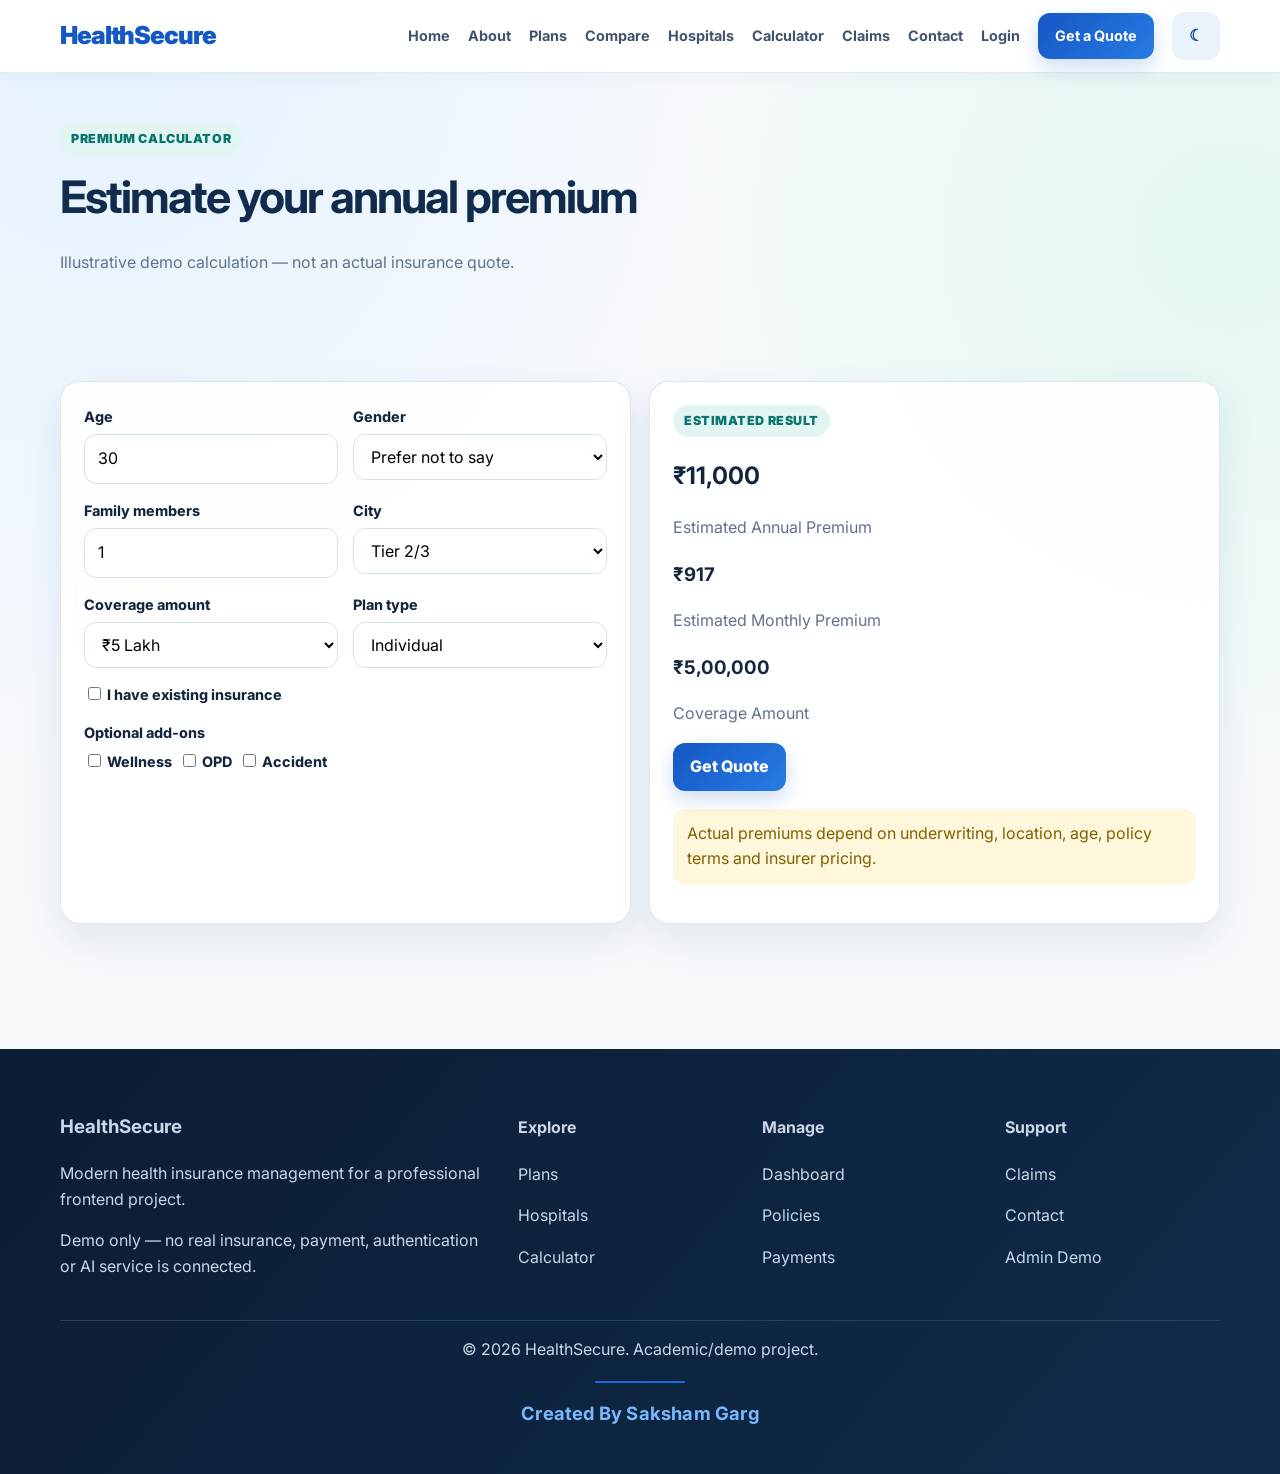
<file: health-insurance/calculator.html>
<!doctype html><html lang="en"><head><meta charset="utf-8"><meta name="viewport" content="width=device-width,initial-scale=1"><title>Calculator | HealthSecure</title><meta name="description" content="HealthSecure modern health insurance management demo"><link rel="preconnect" href="https://fonts.googleapis.com"><link href="https://fonts.googleapis.com/css2?family=Inter:wght@400;500;600;700;800;900&display=swap" rel="stylesheet"><link rel="stylesheet" href="https://cdnjs.cloudflare.com/ajax/libs/font-awesome/6.5.2/css/all.min.css"><link rel="stylesheet" href="css/style.css"><link rel="stylesheet" href="css/responsive.css"></head><body><header class="navbar"><div class="container nav-inner"><a class="brand" href="index.html">Health<span>Secure</span></a><button class="hamburger"><i class="fa-solid fa-bars"></i></button><nav class="nav-links"><a href="index.html">Home</a><a href="about.html">About</a><a href="plans.html">Plans</a><a href="compare.html">Compare</a><a href="hospitals.html">Hospitals</a><a href="calculator.html">Calculator</a><a href="claims.html">Claims</a><a href="contact.html">Contact</a><a href="login.html">Login</a><a class="btn btn-primary" href="calculator.html">Get a Quote</a><button class="btn btn-secondary theme-toggle">☾</button></nav></div></header><main id="calculator"><div class="container page-head"><span class="eyebrow">Premium Calculator</span><h1>Estimate your annual premium</h1><p class="muted">Illustrative demo calculation — not an actual insurance quote.</p></div><section><div class="container grid-2"><div class="card"><div class="form-grid"><div class="field"><label>Age</label><input id="age" type="number" value="30" min="1" max="100"></div><div class="field"><label>Gender</label><select id="gender"><option value="any">Prefer not to say</option><option value="male">Male</option><option value="female">Female</option></select></div><div class="field"><label>Family members</label><input id="members" type="number" value="1" min="1" max="10"></div><div class="field"><label>City</label><select id="city"><option value="tier2">Tier 2/3</option><option value="tier1">Tier 1</option><option value="metro">Metro</option></select></div><div class="field"><label>Coverage amount</label><select id="coverage"><option value="300000">₹3 Lakh</option><option value="500000" selected>₹5 Lakh</option><option value="1000000">₹10 Lakh</option><option value="1500000">₹15 Lakh</option></select></div><div class="field"><label>Plan type</label><select id="planType"><option value="individual">Individual</option><option value="family">Family Floater</option><option value="senior">Senior Citizen</option><option value="student">Student</option><option value="critical">Critical Illness</option><option value="maternity">Maternity</option></select></div><div class="field full"><label><input id="existing" type="checkbox"> I have existing insurance</label></div><div class="field full"><label>Optional add-ons</label><div class="chips"><label><input type="checkbox" data-addon="1.08"> Wellness</label><label><input type="checkbox" data-addon="1.12"> OPD</label><label><input type="checkbox" data-addon="1.10"> Accident</label></div></div></div></div><div class="card"><span class="eyebrow">Estimated result</span><h2 id="annualPremium">₹0</h2><p class="muted">Estimated Annual Premium</p><h3 id="monthlyPremium">₹0</h3><p class="muted">Estimated Monthly Premium</p><h3 id="coverageOut">₹0</h3><p class="muted">Coverage Amount</p><a class="btn btn-primary" href="contact.html">Get Quote</a><p class="notice" style="margin-top:18px">Actual premiums depend on underwriting, location, age, policy terms and insurer pricing.</p></div></div></section></main><footer class="footer"><div class="container footer-grid"><div><h3>HealthSecure</h3><p>Modern health insurance management for a professional frontend project.</p><p>Demo only — no real insurance, payment, authentication or AI service is connected.</p></div><div><h4>Explore</h4><p><a href="plans.html">Plans</a></p><p><a href="hospitals.html">Hospitals</a></p><p><a href="calculator.html">Calculator</a></p></div><div><h4>Manage</h4><p><a href="dashboard.html">Dashboard</a></p><p><a href="policies.html">Policies</a></p><p><a href="payments.html">Payments</a></p></div><div><h4>Support</h4><p><a href="claims.html">Claims</a></p><p><a href="contact.html">Contact</a></p><p><a href="admin.html">Admin Demo</a></p></div></div><div class="container footer-credit" style="margin-top:25px;border-top:1px solid #29415d;padding-top:16px"><div>© 2026 HealthSecure. Academic/demo project.</div><div class="created-by">Created By Saksham Garg</div></div></footer><div id="toast" class="toast"></div><button class="backtop">↑</button><script src="js/main.js"></script><script src="js/calculator.js"></script></body></html>
</file>
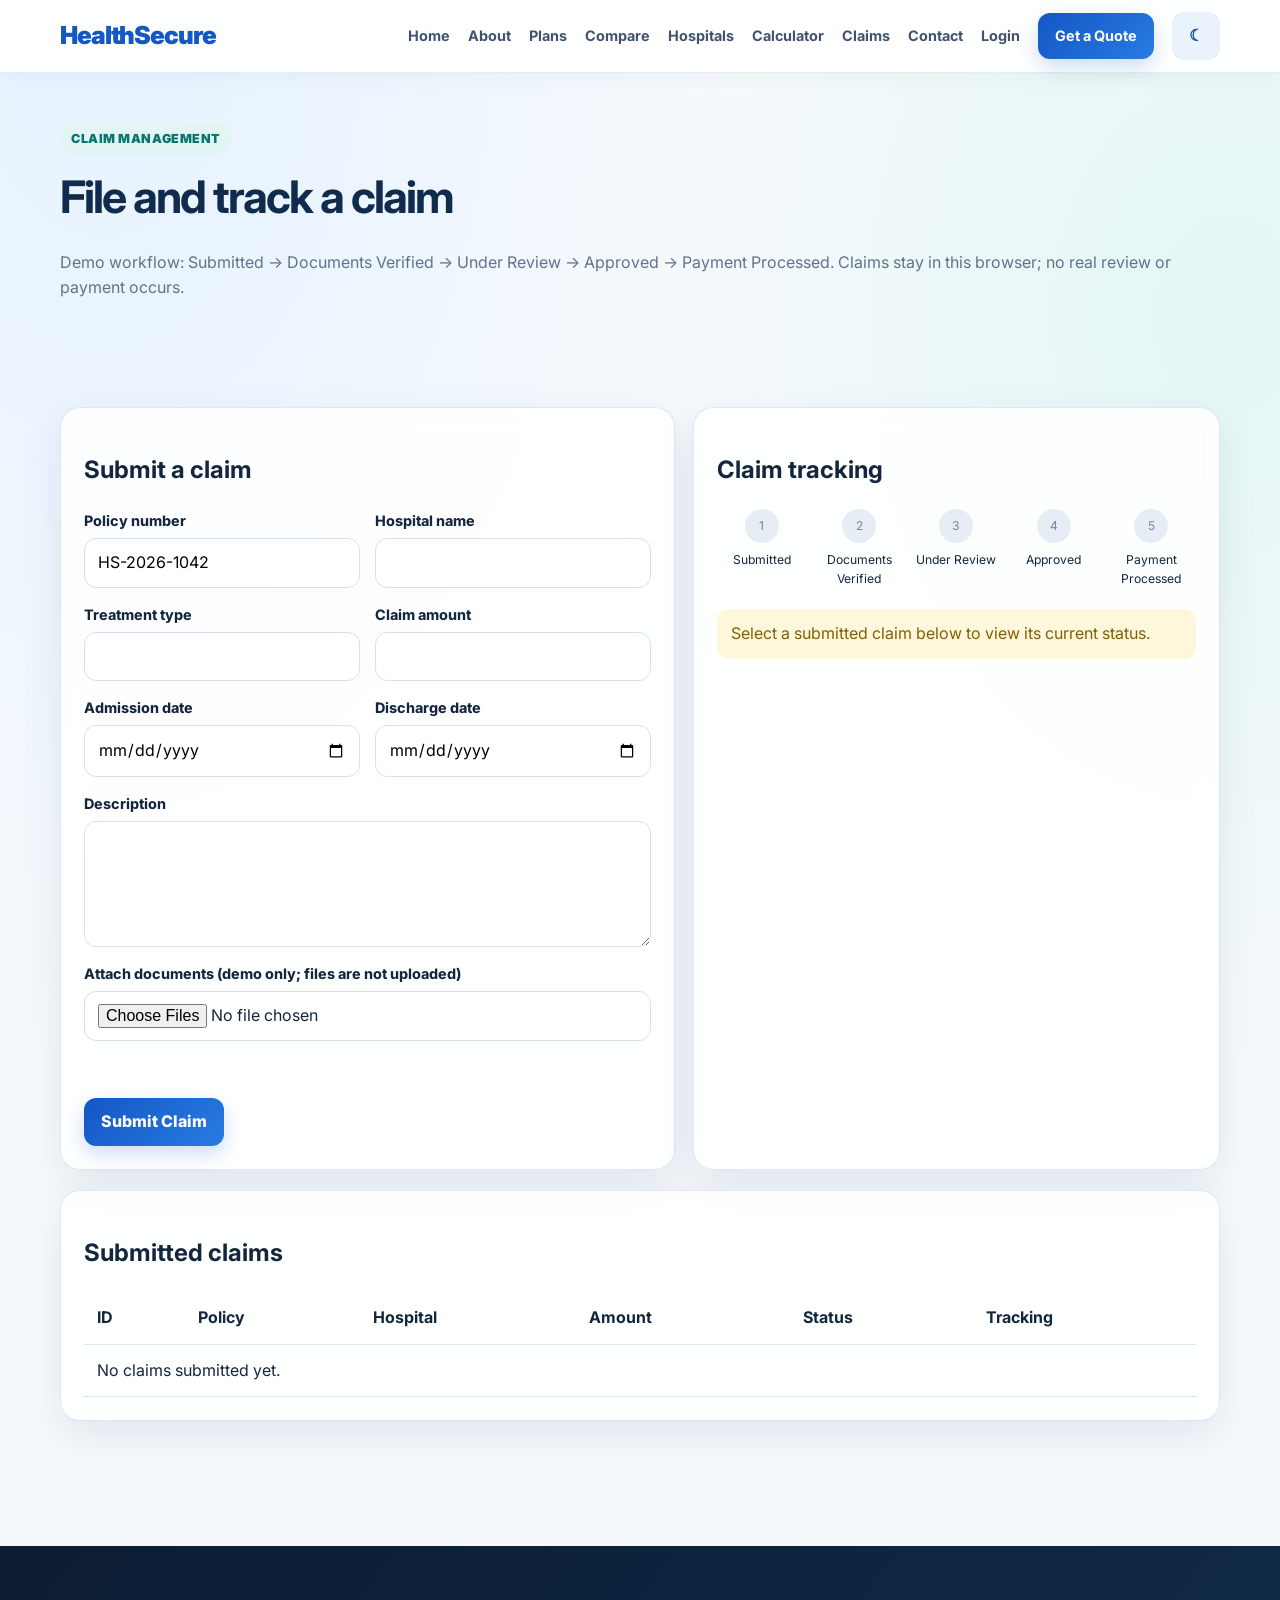
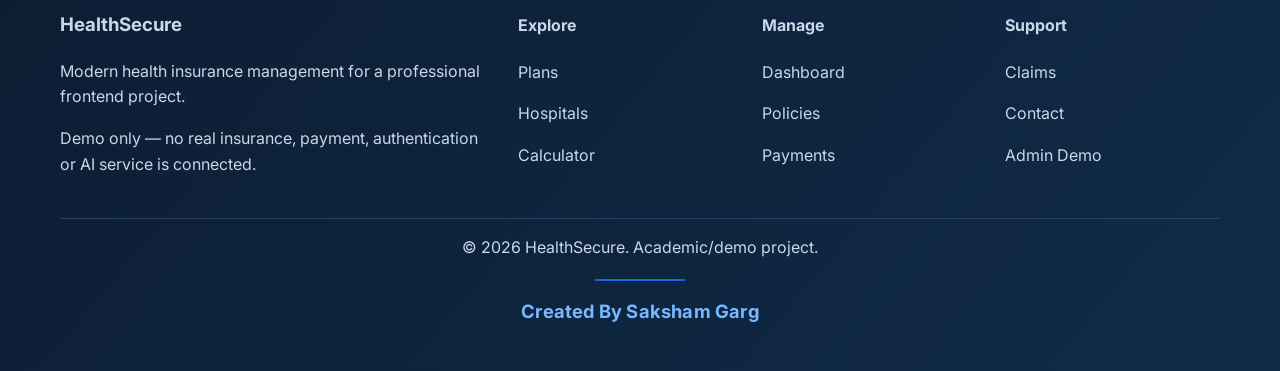
<file: health-insurance/claims.html>
<!doctype html><html lang="en"><head><meta charset="utf-8"><meta name="viewport" content="width=device-width,initial-scale=1"><title>Claims | HealthSecure</title><meta name="description" content="HealthSecure modern health insurance management demo"><link rel="preconnect" href="https://fonts.googleapis.com"><link href="https://fonts.googleapis.com/css2?family=Inter:wght@400;500;600;700;800;900&display=swap" rel="stylesheet"><link rel="stylesheet" href="https://cdnjs.cloudflare.com/ajax/libs/font-awesome/6.5.2/css/all.min.css"><link rel="stylesheet" href="css/style.css"><link rel="stylesheet" href="css/responsive.css"></head><body><header class="navbar"><div class="container nav-inner"><a class="brand" href="index.html">Health<span>Secure</span></a><button class="hamburger"><i class="fa-solid fa-bars"></i></button><nav class="nav-links"><a href="index.html">Home</a><a href="about.html">About</a><a href="plans.html">Plans</a><a href="compare.html">Compare</a><a href="hospitals.html">Hospitals</a><a href="calculator.html">Calculator</a><a href="claims.html">Claims</a><a href="contact.html">Contact</a><a href="login.html">Login</a><a class="btn btn-primary" href="calculator.html">Get a Quote</a><button class="btn btn-secondary theme-toggle">☾</button></nav></div></header><main><div class="container page-head"><span class="eyebrow">Claim management</span><h1>File and track a claim</h1><p class="muted">Demo workflow: Submitted → Documents Verified → Under Review → Approved → Payment Processed. Claims stay in this browser; no real review or payment occurs.</p></div><section><div class="container"><div class="grid-2"><div class="card"><h2>Submit a claim</h2><form id="claimForm"><div class="form-grid"><div class="field"><label>Policy number</label><input id="policyNumber" name="policyNumber" value="HS-2026-1042" required></div><div class="field"><label>Hospital name</label><input id="hospitalName" name="hospitalName" required></div><div class="field"><label>Treatment type</label><input id="treatmentType" name="treatmentType" required></div><div class="field"><label>Claim amount</label><input id="claimAmount" name="claimAmount" type="number" min="1" step="0.01" required></div><div class="field"><label>Admission date</label><input id="admissionDate" name="admissionDate" type="date" required></div><div class="field"><label>Discharge date</label><input id="dischargeDate" name="dischargeDate" type="date" required></div><div class="field full"><label>Description</label><textarea id="description" name="description" rows="4" maxlength="2000" required></textarea></div><div class="field full"><label>Attach documents (demo only; files are not uploaded)</label><input id="documents" name="documents" type="file" accept=".pdf,.png,.jpg,.jpeg" multiple></div></div><p id="claimFormStatus" class="muted" role="status" aria-live="polite"></p><button class="btn btn-primary" type="submit" style="margin-top:15px">Submit Claim</button></form></div><div class="card"><h2>Claim tracking</h2><div class="timeline" id="claimTimeline"><div class="step done"><div class="step-dot">1</div>Submitted</div><div class="step"><div class="step-dot">2</div>Documents Verified</div><div class="step"><div class="step-dot">3</div>Under Review</div><div class="step"><div class="step-dot">4</div>Approved</div><div class="step"><div class="step-dot">5</div>Payment Processed</div></div><p id="claimTrackingMessage" class="notice" style="margin-top:20px">Select a submitted claim below to view its status. Demo statuses do not represent real claim decisions.</p></div></div><div class="card table-wrap" style="margin-top:20px"><h2>Submitted claims</h2><table class="table"><thead><tr><th>ID</th><th>Policy</th><th>Hospital</th><th>Amount</th><th>Status</th><th>Tracking</th></tr></thead><tbody id="claimRows"></tbody></table></div></div></section></main><footer class="footer"><div class="container footer-grid"><div><h3>HealthSecure</h3><p>Modern health insurance management for a professional frontend project.</p><p>Demo only — no real insurance, payment, authentication or AI service is connected.</p></div><div><h4>Explore</h4><p><a href="plans.html">Plans</a></p><p><a href="hospitals.html">Hospitals</a></p><p><a href="calculator.html">Calculator</a></p></div><div><h4>Manage</h4><p><a href="dashboard.html">Dashboard</a></p><p><a href="policies.html">Policies</a></p><p><a href="payments.html">Payments</a></p></div><div><h4>Support</h4><p><a href="claims.html">Claims</a></p><p><a href="contact.html">Contact</a></p><p><a href="admin.html">Admin Demo</a></p></div></div><div class="container footer-credit" style="margin-top:25px;border-top:1px solid #29415d;padding-top:16px"><div>© 2026 HealthSecure. Academic/demo project.</div><div class="created-by">Created By Saksham Garg</div></div></footer><div id="toast" class="toast"></div><button class="backtop">↑</button><script src="js/main.js"></script><script src="js/claims.js"></script></body></html>
</file>
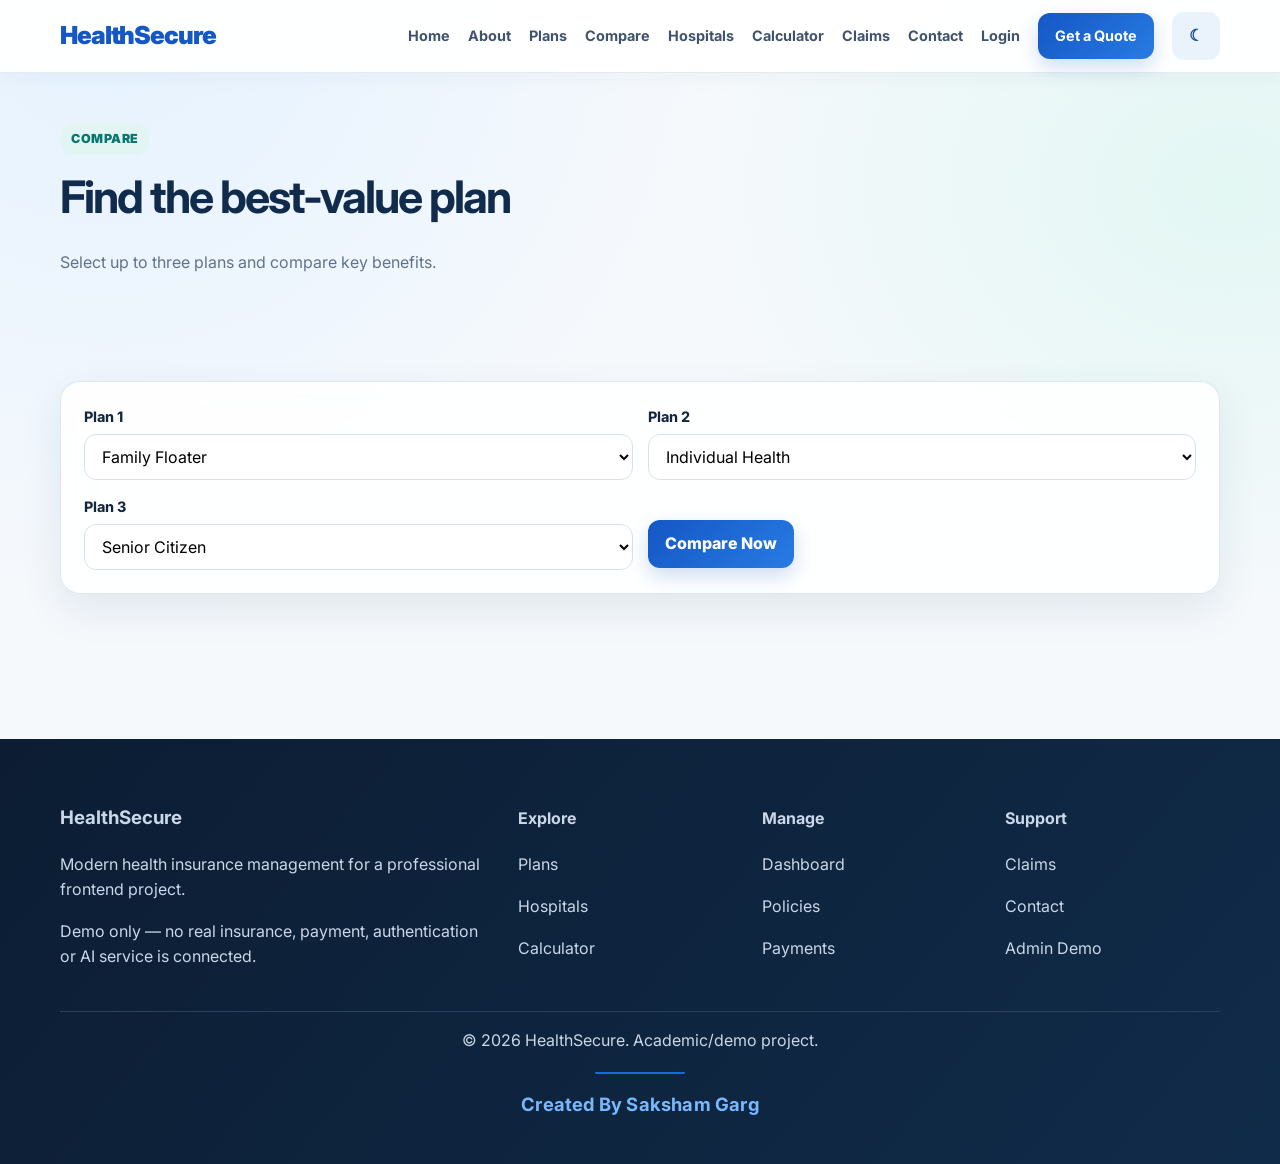
<file: health-insurance/compare.html>
<!doctype html><html lang="en"><head><meta charset="utf-8"><meta name="viewport" content="width=device-width,initial-scale=1"><title>Compare | HealthSecure</title><meta name="description" content="HealthSecure modern health insurance management demo"><link rel="preconnect" href="https://fonts.googleapis.com"><link href="https://fonts.googleapis.com/css2?family=Inter:wght@400;500;600;700;800;900&display=swap" rel="stylesheet"><link rel="stylesheet" href="https://cdnjs.cloudflare.com/ajax/libs/font-awesome/6.5.2/css/all.min.css"><link rel="stylesheet" href="css/style.css"><link rel="stylesheet" href="css/responsive.css"></head><body><header class="navbar"><div class="container nav-inner"><a class="brand" href="index.html">Health<span>Secure</span></a><button class="hamburger"><i class="fa-solid fa-bars"></i></button><nav class="nav-links"><a href="index.html">Home</a><a href="about.html">About</a><a href="plans.html">Plans</a><a href="compare.html">Compare</a><a href="hospitals.html">Hospitals</a><a href="calculator.html">Calculator</a><a href="claims.html">Claims</a><a href="contact.html">Contact</a><a href="login.html">Login</a><a class="btn btn-primary" href="calculator.html">Get a Quote</a><button class="btn btn-secondary theme-toggle">☾</button></nav></div></header><main><div class="container page-head"><span class="eyebrow">Compare</span><h1>Find the best-value plan</h1><p class="muted">Select up to three plans and compare key benefits.</p></div><section><div class="container"><div class="card form-grid"><div class="field"><label>Plan 1</label><select id="c1"><option>Family Floater</option><option>Individual Health</option><option>Senior Citizen</option></select></div><div class="field"><label>Plan 2</label><select id="c2"><option>Individual Health</option><option>Critical Illness</option><option>Maternity</option></select></div><div class="field"><label>Plan 3</label><select id="c3"><option>Senior Citizen</option><option>Family Floater</option><option>Student Health</option></select></div><div><button class="btn btn-primary" style="margin-top:25px" onclick="comparePlans()">Compare Now</button></div></div><div id="compareOut" style="margin-top:20px"></div></div></section></main><script>const cp={"Individual Health":[699,"₹5 Lakh","₹5,000/day","500+","30 days","₹10,000","Optional","Basic"],"Family Floater":[1299,"₹10 Lakh","₹7,500/day","500+","30 days","₹10,000","Included","Enhanced"],"Senior Citizen":[1899,"₹10 Lakh","₹8,000/day","400+","90 days","₹20,000","Optional","Enhanced"],"Student Health":[399,"₹3 Lakh","₹3,000/day","200+","15 days","₹5,000","Optional","Basic"],"Critical Illness":[1099,"₹15 Lakh","₹10,000/day","500+","90 days","₹15,000","Optional","Lump-sum"],"Maternity":[1499,"₹8 Lakh","₹9,000/day","350+","9 months","₹10,000","Included","Enhanced"]};function comparePlans(){let n=[$('#c1').value,$('#c2').value,$('#c3').value],best=n.reduce((a,x)=>cp[x][1].includes('15')?x:a,n[0]),labels=['Premium','Coverage','Room rent','Hospital network','Waiting period','Deductible','Maternity','Claim benefits'];$('#compareOut').innerHTML='<div class="card table-wrap"><table class="table"><thead><tr><th>Feature</th>'+n.map(x=>'<th class="'+(x==best?'best':'')+'">'+x+(x==best?' ★':'')+'</th>').join('')+'</tr></thead><tbody>'+labels.map((l,i)=>'<tr><td>'+l+'</td>'+n.map(x=>'<td class="'+(x==best?'best':'')+'">'+(i==0?'₹'+cp[x][0]+'/month':cp[x][i])+'</td>').join('')+'</tr>').join('')+'</tbody></table><p class="muted">★ Demo best-value highlight.</p></div>'}</script><footer class="footer"><div class="container footer-grid"><div><h3>HealthSecure</h3><p>Modern health insurance management for a professional frontend project.</p><p>Demo only — no real insurance, payment, authentication or AI service is connected.</p></div><div><h4>Explore</h4><p><a href="plans.html">Plans</a></p><p><a href="hospitals.html">Hospitals</a></p><p><a href="calculator.html">Calculator</a></p></div><div><h4>Manage</h4><p><a href="dashboard.html">Dashboard</a></p><p><a href="policies.html">Policies</a></p><p><a href="payments.html">Payments</a></p></div><div><h4>Support</h4><p><a href="claims.html">Claims</a></p><p><a href="contact.html">Contact</a></p><p><a href="admin.html">Admin Demo</a></p></div></div><div class="container footer-credit" style="margin-top:25px;border-top:1px solid #29415d;padding-top:16px"><div>© 2026 HealthSecure. Academic/demo project.</div><div class="created-by">Created By Saksham Garg</div></div></footer><div id="toast" class="toast"></div><button class="backtop">↑</button><script src="js/main.js"></script></body></html>
</file>
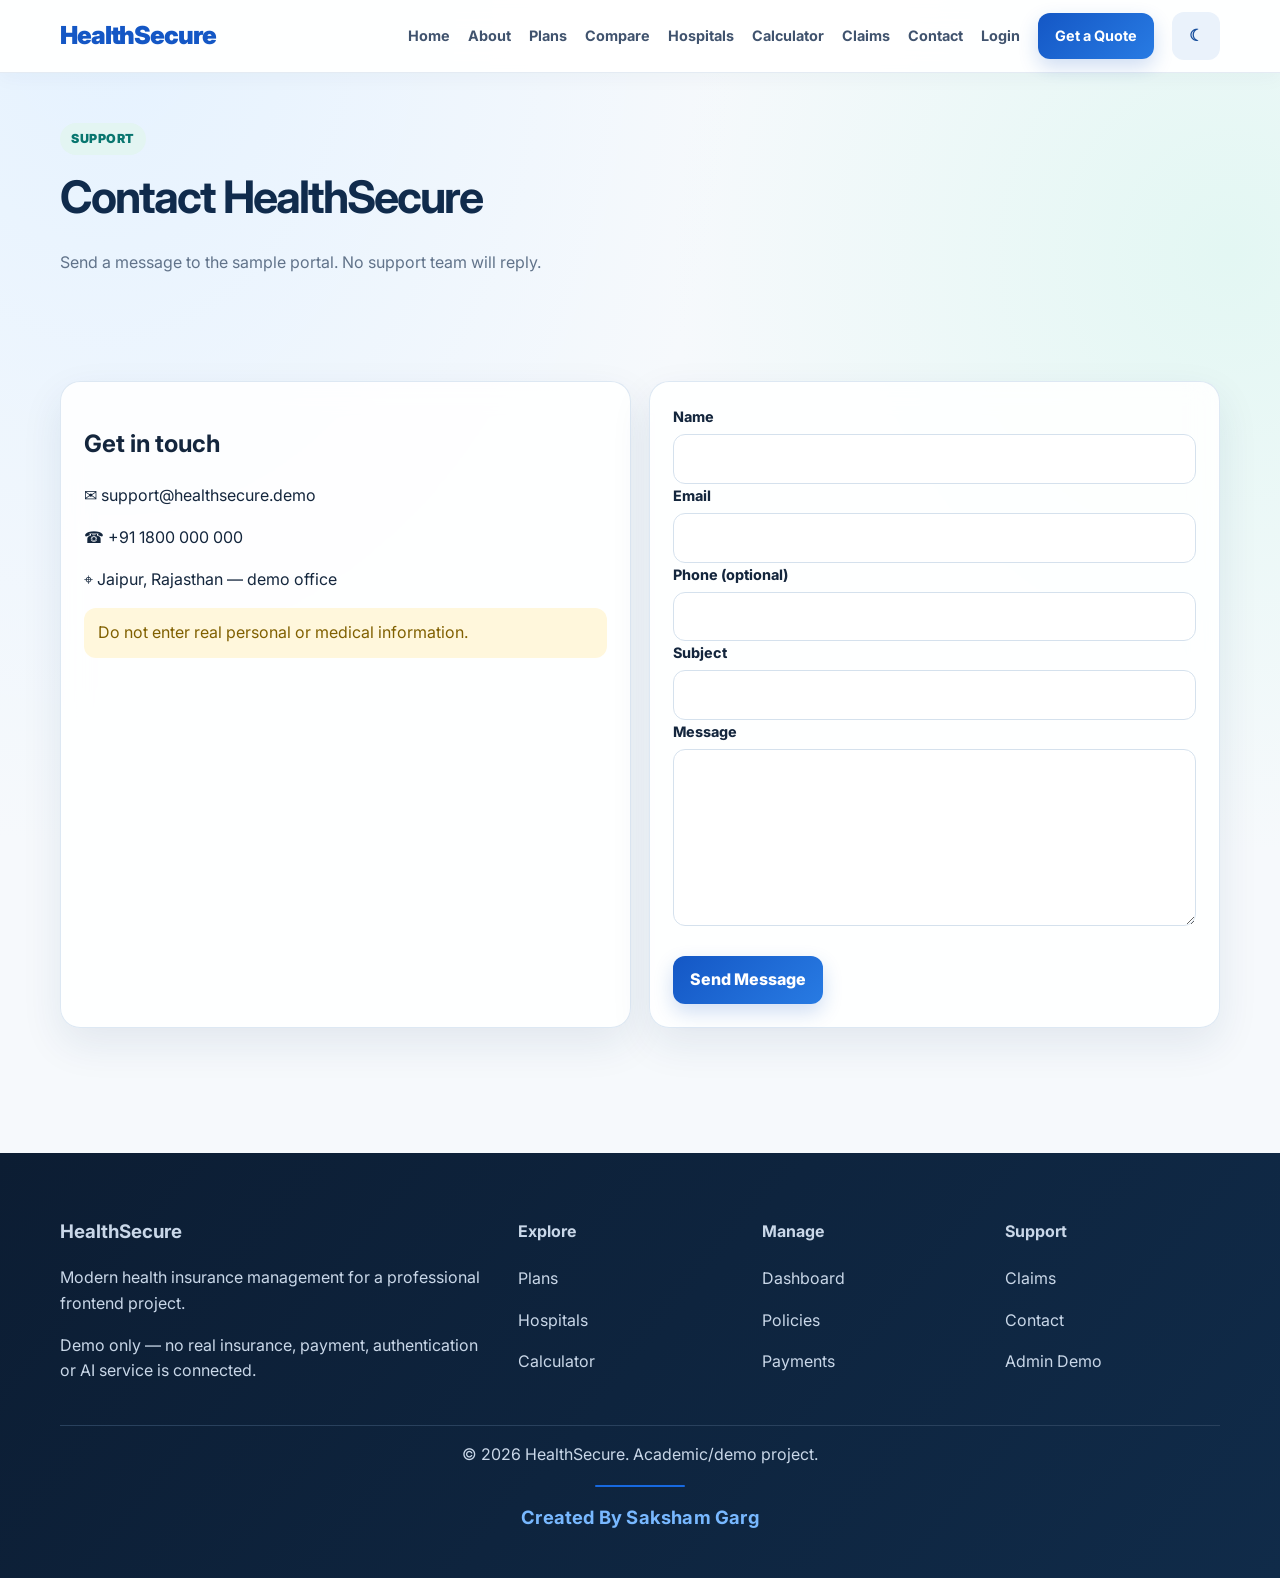
<file: health-insurance/contact.html>
<!doctype html><html lang="en"><head><meta charset="utf-8"><meta name="viewport" content="width=device-width,initial-scale=1"><title>Contact | HealthSecure</title><meta name="description" content="HealthSecure modern health insurance management demo"><link rel="preconnect" href="https://fonts.googleapis.com"><link href="https://fonts.googleapis.com/css2?family=Inter:wght@400;500;600;700;800;900&display=swap" rel="stylesheet"><link rel="stylesheet" href="https://cdnjs.cloudflare.com/ajax/libs/font-awesome/6.5.2/css/all.min.css"><link rel="stylesheet" href="css/style.css"><link rel="stylesheet" href="css/responsive.css"></head><body><header class="navbar"><div class="container nav-inner"><a class="brand" href="index.html">Health<span>Secure</span></a><button class="hamburger"><i class="fa-solid fa-bars"></i></button><nav class="nav-links"><a href="index.html">Home</a><a href="about.html">About</a><a href="plans.html">Plans</a><a href="compare.html">Compare</a><a href="hospitals.html">Hospitals</a><a href="calculator.html">Calculator</a><a href="claims.html">Claims</a><a href="contact.html">Contact</a><a href="login.html">Login</a><a class="btn btn-primary" href="calculator.html">Get a Quote</a><button class="btn btn-secondary theme-toggle">☾</button></nav></div></header><main><div class="container page-head"><span class="eyebrow">Support</span><h1>Contact HealthSecure</h1><p class="muted">Send a message to the sample portal. No support team will reply.</p></div><section><div class="container grid-2"><div class="card"><h2>Get in touch</h2><p data-support-email>✉ support@healthsecure.demo</p><p>☎ +91 1800 000 000</p><p>⌖ Jaipur, Rajasthan — demo office</p><div class="notice">Do not enter real personal or medical information.</div></div><div class="card"><form id="contactForm"><div class="field"><label>Name</label><input name="name" maxlength="100" required></div><div class="field"><label>Email</label><input name="email" type="email" maxlength="150" required></div><div class="field"><label>Phone (optional)</label><input name="phone" type="tel" maxlength="15"></div><div class="field"><label>Subject</label><input name="subject" maxlength="150" required></div><div class="field"><label>Message</label><textarea name="message" rows="6" maxlength="5000" required></textarea></div><p id="contactStatus" class="muted" role="status" aria-live="polite"></p><button class="btn btn-primary" type="submit" style="margin-top:14px">Send Message</button></form></div></div></section></main><footer class="footer"><div class="container footer-grid"><div><h3>HealthSecure</h3><p>Modern health insurance management for a professional frontend project.</p><p>Demo only — no real insurance, payment, authentication or AI service is connected.</p></div><div><h4>Explore</h4><p><a href="plans.html">Plans</a></p><p><a href="hospitals.html">Hospitals</a></p><p><a href="calculator.html">Calculator</a></p></div><div><h4>Manage</h4><p><a href="dashboard.html">Dashboard</a></p><p><a href="policies.html">Policies</a></p><p><a href="payments.html">Payments</a></p></div><div><h4>Support</h4><p><a href="claims.html">Claims</a></p><p><a href="contact.html">Contact</a></p><p><a href="admin.html">Admin Demo</a></p></div></div><div class="container footer-credit" style="margin-top:25px;border-top:1px solid #29415d;padding-top:16px"><div>© 2026 HealthSecure. Academic/demo project.</div><div class="created-by">Created By Saksham Garg</div></div></footer><div id="toast" class="toast"></div><button class="backtop">↑</button><script src="js/main.js"></script><script src="js/contact.js"></script></body></html>
</file>
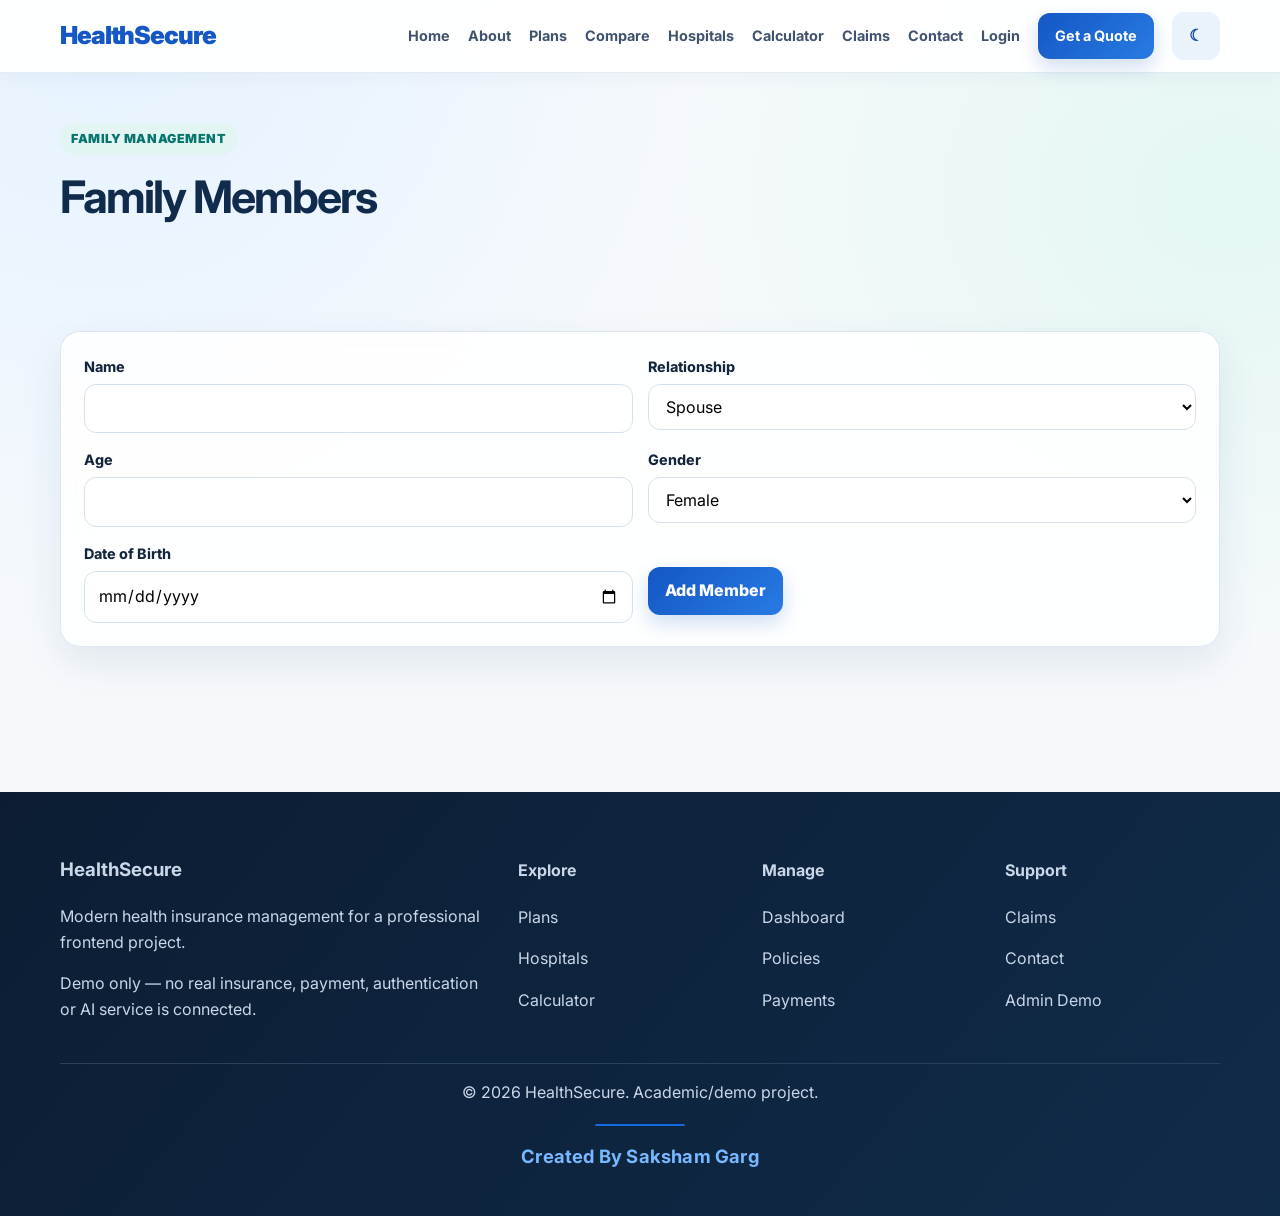
<file: health-insurance/family.html>
<!doctype html><html lang="en"><head><meta charset="utf-8"><meta name="viewport" content="width=device-width,initial-scale=1"><title>Family | HealthSecure</title><meta name="description" content="HealthSecure modern health insurance management demo"><link rel="preconnect" href="https://fonts.googleapis.com"><link href="https://fonts.googleapis.com/css2?family=Inter:wght@400;500;600;700;800;900&display=swap" rel="stylesheet"><link rel="stylesheet" href="https://cdnjs.cloudflare.com/ajax/libs/font-awesome/6.5.2/css/all.min.css"><link rel="stylesheet" href="css/style.css"><link rel="stylesheet" href="css/responsive.css"></head><body><header class="navbar"><div class="container nav-inner"><a class="brand" href="index.html">Health<span>Secure</span></a><button class="hamburger"><i class="fa-solid fa-bars"></i></button><nav class="nav-links"><a href="index.html">Home</a><a href="about.html">About</a><a href="plans.html">Plans</a><a href="compare.html">Compare</a><a href="hospitals.html">Hospitals</a><a href="calculator.html">Calculator</a><a href="claims.html">Claims</a><a href="contact.html">Contact</a><a href="login.html">Login</a><a class="btn btn-primary" href="calculator.html">Get a Quote</a><button class="btn btn-secondary theme-toggle">☾</button></nav></div></header><main><div class="container page-head"><span class="eyebrow">Family management</span><h1>Family Members</h1></div><section><div class="container"><div class="card"><form id="familyForm" class="form-grid"><div class="field"><label>Name</label><input id="fmName" required></div><div class="field"><label>Relationship</label><select id="fmRel"><option>Spouse</option><option>Child</option><option>Parent</option><option>Other</option></select></div><div class="field"><label>Age</label><input id="fmAge" type="number" required></div><div class="field"><label>Gender</label><select id="fmGender"><option>Female</option><option>Male</option><option>Other</option></select></div><div class="field"><label>Date of Birth</label><input id="fmDob" type="date" required></div><div><button class="btn btn-primary" style="margin-top:25px">Add Member</button></div></form></div><div id="familyGrid" class="grid-3" style="margin-top:20px"></div></div></section></main><script>function renderFamily(){let a=JSON.parse(localStorage.getItem('hs-family')||'[]');$('#familyGrid').innerHTML=a.map((x,i)=>'<div class="card"><div class="avatar">'+x.name.split(' ').map(w=>w[0]).join('').slice(0,2)+'</div><h3>'+x.name+'</h3><p class="muted">'+x.rel+' • '+x.age+' years • '+x.gender+'</p><p>DOB: '+x.dob+'</p><button class="btn btn-secondary" onclick="removeFamily('+i+')">Remove</button></div>').join('')||'<div class="card"><p class="muted">No family members added yet.</p></div>'}function removeFamily(i){let a=JSON.parse(localStorage.getItem('hs-family')||'[]');a.splice(i,1);localStorage.setItem('hs-family',JSON.stringify(a));renderFamily()}$('#familyForm').onsubmit=e=>{e.preventDefault();let a=JSON.parse(localStorage.getItem('hs-family')||'[]');a.push({name:$('#fmName').value,rel:$('#fmRel').value,age:$('#fmAge').value,gender:$('#fmGender').value,dob:$('#fmDob').value});localStorage.setItem('hs-family',JSON.stringify(a));e.target.reset();renderFamily();toast('Family member added (demo)')};renderFamily()</script><footer class="footer"><div class="container footer-grid"><div><h3>HealthSecure</h3><p>Modern health insurance management for a professional frontend project.</p><p>Demo only — no real insurance, payment, authentication or AI service is connected.</p></div><div><h4>Explore</h4><p><a href="plans.html">Plans</a></p><p><a href="hospitals.html">Hospitals</a></p><p><a href="calculator.html">Calculator</a></p></div><div><h4>Manage</h4><p><a href="dashboard.html">Dashboard</a></p><p><a href="policies.html">Policies</a></p><p><a href="payments.html">Payments</a></p></div><div><h4>Support</h4><p><a href="claims.html">Claims</a></p><p><a href="contact.html">Contact</a></p><p><a href="admin.html">Admin Demo</a></p></div></div><div class="container footer-credit" style="margin-top:25px;border-top:1px solid #29415d;padding-top:16px"><div>© 2026 HealthSecure. Academic/demo project.</div><div class="created-by">Created By Saksham Garg</div></div></footer><div id="toast" class="toast"></div><button class="backtop">↑</button><script src="js/main.js"></script></body></html>
</file>
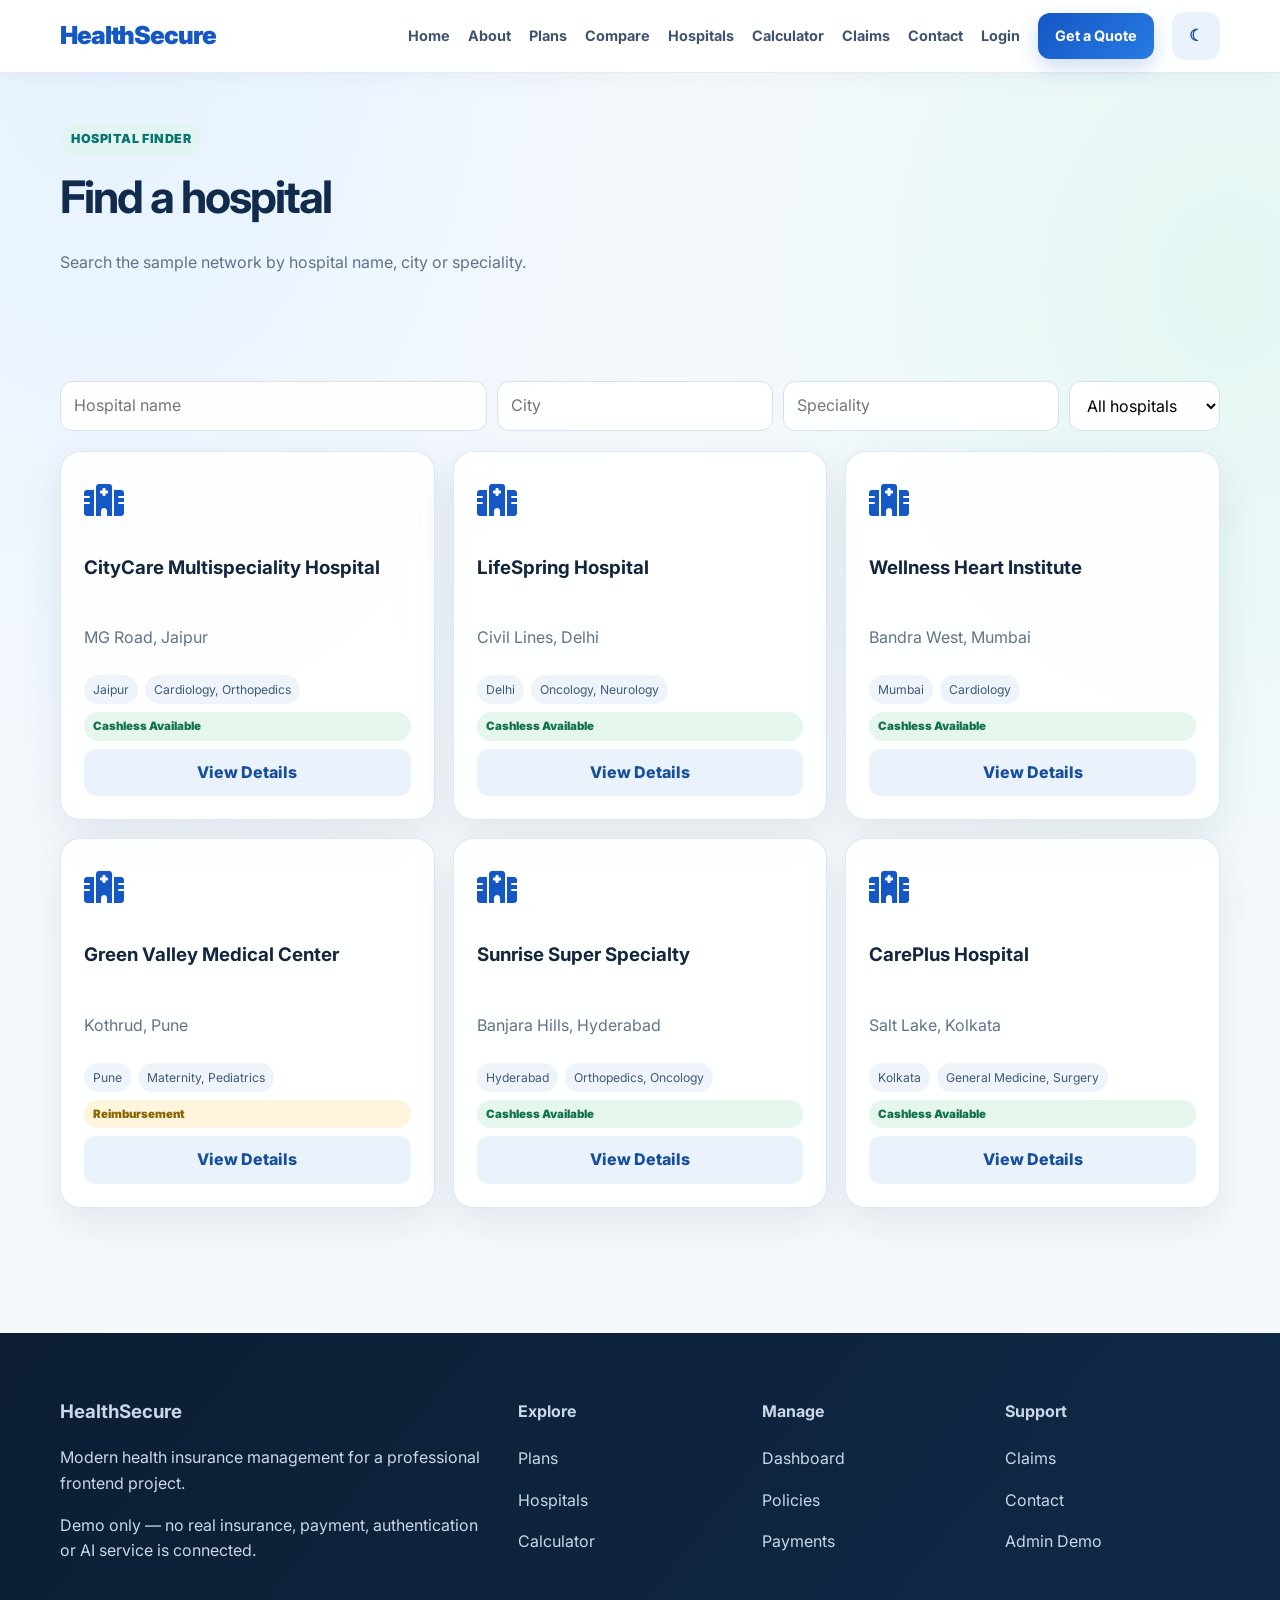
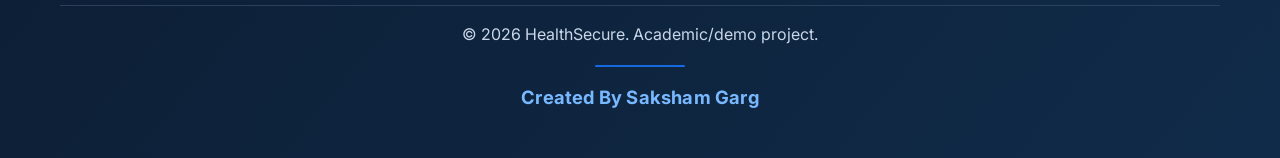
<file: health-insurance/hospitals.html>
<!doctype html>
<html lang="en">
  <head><meta charset="utf-8"><meta name="viewport" content="width=device-width,initial-scale=1"><title>Hospitals | HealthSecure</title><meta name="description" content="HealthSecure modern health insurance management demo"><link rel="preconnect" href="https://fonts.googleapis.com"><link href="https://fonts.googleapis.com/css2?family=Inter:wght@400;500;600;700;800;900&display=swap" rel="stylesheet"><link rel="stylesheet" href="https://cdnjs.cloudflare.com/ajax/libs/font-awesome/6.5.2/css/all.min.css"><link rel="stylesheet" href="css/style.css"><link rel="stylesheet" href="css/responsive.css">
  </head>
  <body>
    <header class="navbar">
      <div class="container nav-inner"><a class="brand" href="index.html">Health<span>Secure</span></a><button class="hamburger"><i class="fa-solid fa-bars"></i></button>
        <nav class="nav-links"><a href="index.html">Home</a><a href="about.html">About</a><a href="plans.html">Plans</a><a href="compare.html">Compare</a><a href="hospitals.html">Hospitals</a><a href="calculator.html">Calculator</a><a href="claims.html">Claims</a><a href="contact.html">Contact</a><a href="login.html">Login</a><a class="btn btn-primary" href="calculator.html">Get a Quote</a><button class="btn btn-secondary theme-toggle">☾</button>
        </nav>
      </div>
    </header>
    <main>
      <div class="container page-head"><span class="eyebrow">Hospital Finder</span>
        <h1>Find a hospital
        </h1>
        <p class="muted">Search the sample network by hospital name, city or speciality.
        </p>
      </div>
      <section>
        <div class="container">
          <div class="search-row"><input id="hs" placeholder="Hospital name"><input id="hc" placeholder="City"><input id="hsp" placeholder="Speciality"><select id="cash"><option value="all">All hospitals</option><option value="yes">Cashless only</option></select>
          </div>
          <div class="grid-3" id="hospitalGrid">
            <div class="card hospital-card" data-name="citycare multispeciality hospital" data-city="jaipur" data-speciality="cardiology, orthopedics">
              <div class="hospital-icon"><i class="fa-solid fa-hospital"></i>
              </div>
              <h3>CityCare Multispeciality Hospital
              </h3>
              <p class="muted">MG Road, Jaipur
              </p>
              <div class="chips"><span class="chip">Jaipur</span><span class="chip">Cardiology, Orthopedics</span>
              </div>
<span class="badge success">Cashless Available</span><button class="btn btn-secondary hospital-detail">View Details</button>
            </div>
            <div class="card hospital-card" data-name="lifespring hospital" data-city="delhi" data-speciality="oncology, neurology">
              <div class="hospital-icon"><i class="fa-solid fa-hospital"></i>
              </div>
              <h3>LifeSpring Hospital
              </h3>
              <p class="muted">Civil Lines, Delhi
              </p>
              <div class="chips"><span class="chip">Delhi</span><span class="chip">Oncology, Neurology</span>
              </div>
<span class="badge success">Cashless Available</span><button class="btn btn-secondary hospital-detail">View Details</button>
            </div>
            <div class="card hospital-card" data-name="wellness heart institute" data-city="mumbai" data-speciality="cardiology">
              <div class="hospital-icon"><i class="fa-solid fa-hospital"></i>
              </div>
              <h3>Wellness Heart Institute
              </h3>
              <p class="muted">Bandra West, Mumbai
              </p>
              <div class="chips"><span class="chip">Mumbai</span><span class="chip">Cardiology</span>
              </div>
<span class="badge success">Cashless Available</span><button class="btn btn-secondary hospital-detail">View Details</button>
            </div>
            <div class="card hospital-card" data-name="green valley medical center" data-city="pune" data-speciality="maternity, pediatrics">
              <div class="hospital-icon"><i class="fa-solid fa-hospital"></i>
              </div>
              <h3>Green Valley Medical Center
              </h3>
              <p class="muted">Kothrud, Pune
              </p>
              <div class="chips"><span class="chip">Pune</span><span class="chip">Maternity, Pediatrics</span>
              </div>
<span class="badge warning">Reimbursement</span><button class="btn btn-secondary hospital-detail">View Details</button>
            </div>
            <div class="card hospital-card" data-name="sunrise super specialty" data-city="hyderabad" data-speciality="orthopedics, oncology">
              <div class="hospital-icon"><i class="fa-solid fa-hospital"></i>
              </div>
              <h3>Sunrise Super Specialty
              </h3>
              <p class="muted">Banjara Hills, Hyderabad
              </p>
              <div class="chips"><span class="chip">Hyderabad</span><span class="chip">Orthopedics, Oncology</span>
              </div>
<span class="badge success">Cashless Available</span><button class="btn btn-secondary hospital-detail">View Details</button>
            </div>
            <div class="card hospital-card" data-name="careplus hospital" data-city="kolkata" data-speciality="general medicine, surgery">
              <div class="hospital-icon"><i class="fa-solid fa-hospital"></i>
              </div>
              <h3>CarePlus Hospital
              </h3>
              <p class="muted">Salt Lake, Kolkata
              </p>
              <div class="chips"><span class="chip">Kolkata</span><span class="chip">General Medicine, Surgery</span>
              </div>
<span class="badge success">Cashless Available</span><button class="btn btn-secondary hospital-detail">View Details</button>
            </div>
          </div>
        </div>
      </section>
    </main>
    <footer class="footer">
      <div class="container footer-grid">
        <div>
          <h3>HealthSecure
          </h3>
          <p>Modern health insurance management for a professional frontend project.
          </p>
          <p>Demo only — no real insurance, payment, authentication or AI service is connected.
          </p>
        </div>
        <div>
          <h4>Explore
          </h4>
          <p><a href="plans.html">Plans</a>
          </p>
          <p><a href="hospitals.html">Hospitals</a>
          </p>
          <p><a href="calculator.html">Calculator</a>
          </p>
        </div>
        <div>
          <h4>Manage
          </h4>
          <p><a href="dashboard.html">Dashboard</a>
          </p>
          <p><a href="policies.html">Policies</a>
          </p>
          <p><a href="payments.html">Payments</a>
          </p>
        </div>
        <div>
          <h4>Support
          </h4>
          <p><a href="claims.html">Claims</a>
          </p>
          <p><a href="contact.html">Contact</a>
          </p>
          <p><a href="admin.html">Admin Demo</a>
          </p>
        </div>
      </div>
      <div class="container footer-credit" style="margin-top:25px;border-top:1px solid #29415d;padding-top:16px">
        <div>© 2026 HealthSecure. Academic/demo project.
        </div>
        <div class="created-by">Created By Saksham Garg
        </div>
      </div>
    </footer>
    <div id="toast" class="toast">
    </div>
<button class="backtop">↑</button><script src="js/main.js"></script><script src="js/hospitals.js"></script>
  </body>
</html>
</file>
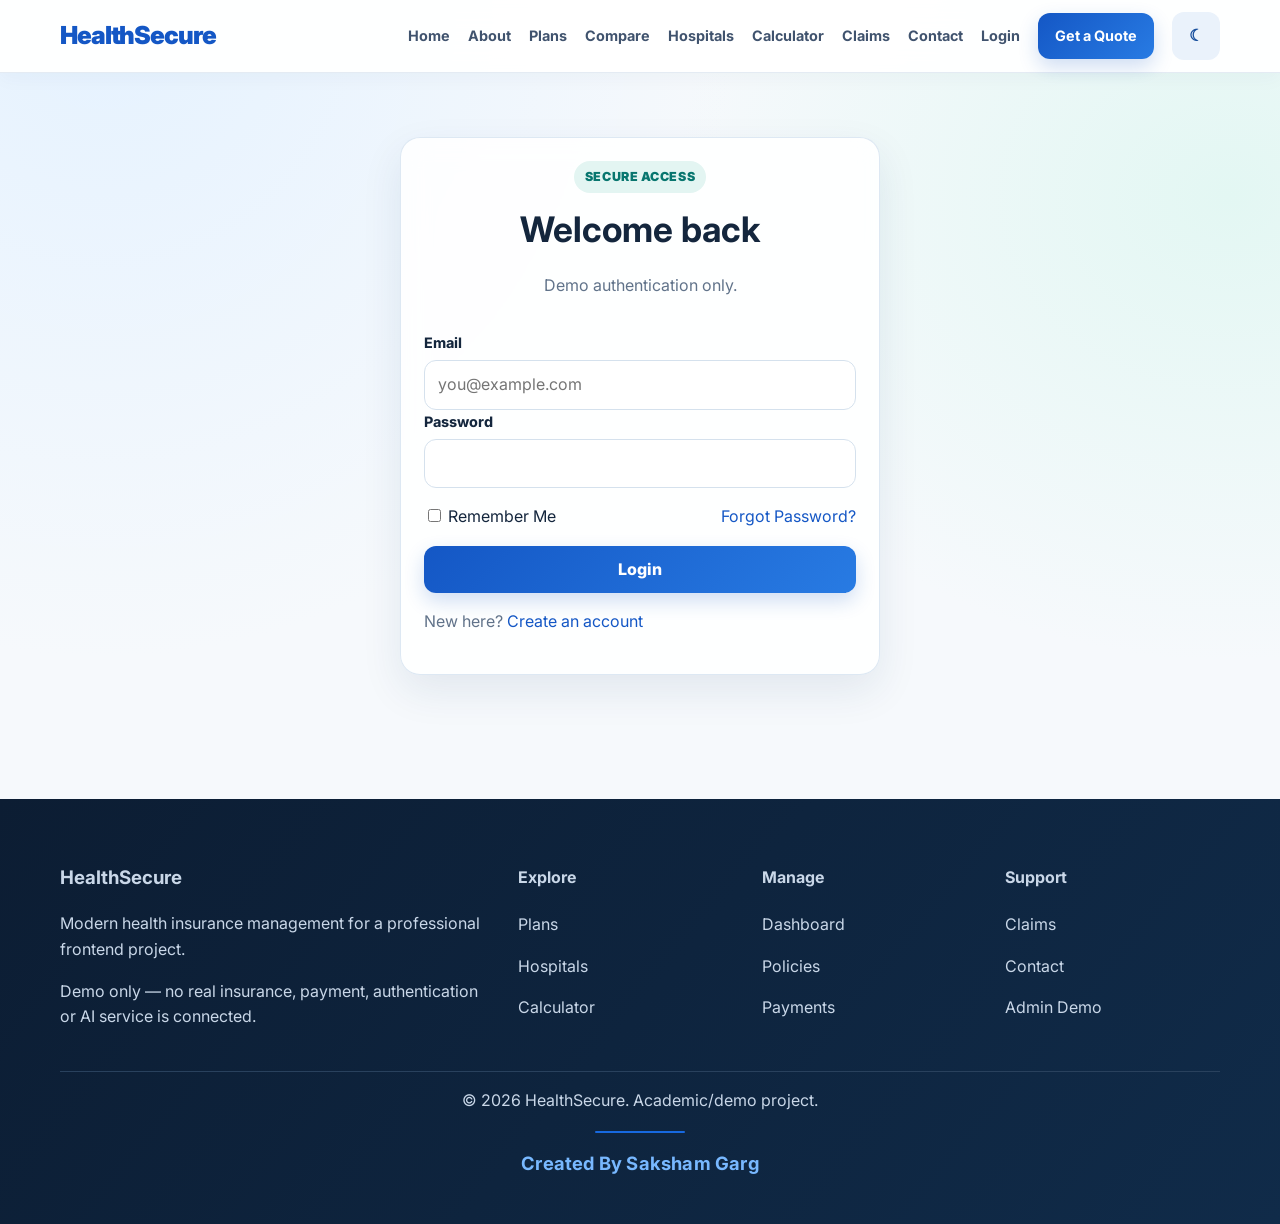
<file: health-insurance/login.html>
<!doctype html><html lang="en"><head><meta charset="utf-8"><meta name="viewport" content="width=device-width,initial-scale=1"><title>Login | HealthSecure</title><meta name="description" content="HealthSecure modern health insurance management demo"><link rel="preconnect" href="https://fonts.googleapis.com"><link href="https://fonts.googleapis.com/css2?family=Inter:wght@400;500;600;700;800;900&display=swap" rel="stylesheet"><link rel="stylesheet" href="https://cdnjs.cloudflare.com/ajax/libs/font-awesome/6.5.2/css/all.min.css"><link rel="stylesheet" href="css/style.css"><link rel="stylesheet" href="css/responsive.css"></head><body><header class="navbar"><div class="container nav-inner"><a class="brand" href="index.html">Health<span>Secure</span></a><button class="hamburger"><i class="fa-solid fa-bars"></i></button><nav class="nav-links"><a href="index.html">Home</a><a href="about.html">About</a><a href="plans.html">Plans</a><a href="compare.html">Compare</a><a href="hospitals.html">Hospitals</a><a href="calculator.html">Calculator</a><a href="claims.html">Claims</a><a href="contact.html">Contact</a><a href="login.html">Login</a><a class="btn btn-primary" href="calculator.html">Get a Quote</a><button class="btn btn-secondary theme-toggle">☾</button></nav></div></header><main class="login-shell"><div class="card auth-card"><div class="section-head"><span class="eyebrow">Secure access</span><h2>Welcome back</h2><p class="muted">Demo authentication only.</p></div><form onsubmit="validateLogin(event)"><div class="field"><label>Email</label><input id="email" type="email" required placeholder="you@example.com"></div><div class="field"><label>Password</label><input id="password" type="password" required minlength="6"></div><p><label><input type="checkbox"> Remember Me</label> <a href="#" style="float:right;color:var(--p)" onclick="toast('Password reset simulated');return false">Forgot Password?</a></p><button class="btn btn-primary" style="width:100%">Login</button></form><p class="muted">New here? <a href="signup.html" style="color:var(--p)">Create an account</a></p></div></main><footer class="footer"><div class="container footer-grid"><div><h3>HealthSecure</h3><p>Modern health insurance management for a professional frontend project.</p><p>Demo only — no real insurance, payment, authentication or AI service is connected.</p></div><div><h4>Explore</h4><p><a href="plans.html">Plans</a></p><p><a href="hospitals.html">Hospitals</a></p><p><a href="calculator.html">Calculator</a></p></div><div><h4>Manage</h4><p><a href="dashboard.html">Dashboard</a></p><p><a href="policies.html">Policies</a></p><p><a href="payments.html">Payments</a></p></div><div><h4>Support</h4><p><a href="claims.html">Claims</a></p><p><a href="contact.html">Contact</a></p><p><a href="admin.html">Admin Demo</a></p></div></div><div class="container footer-credit" style="margin-top:25px;border-top:1px solid #29415d;padding-top:16px"><div>© 2026 HealthSecure. Academic/demo project.</div><div class="created-by">Created By Saksham Garg</div></div></footer><div id="toast" class="toast"></div><button class="backtop">↑</button><script src="js/main.js"></script><script src="js/auth.js"></script></body></html>
</file>
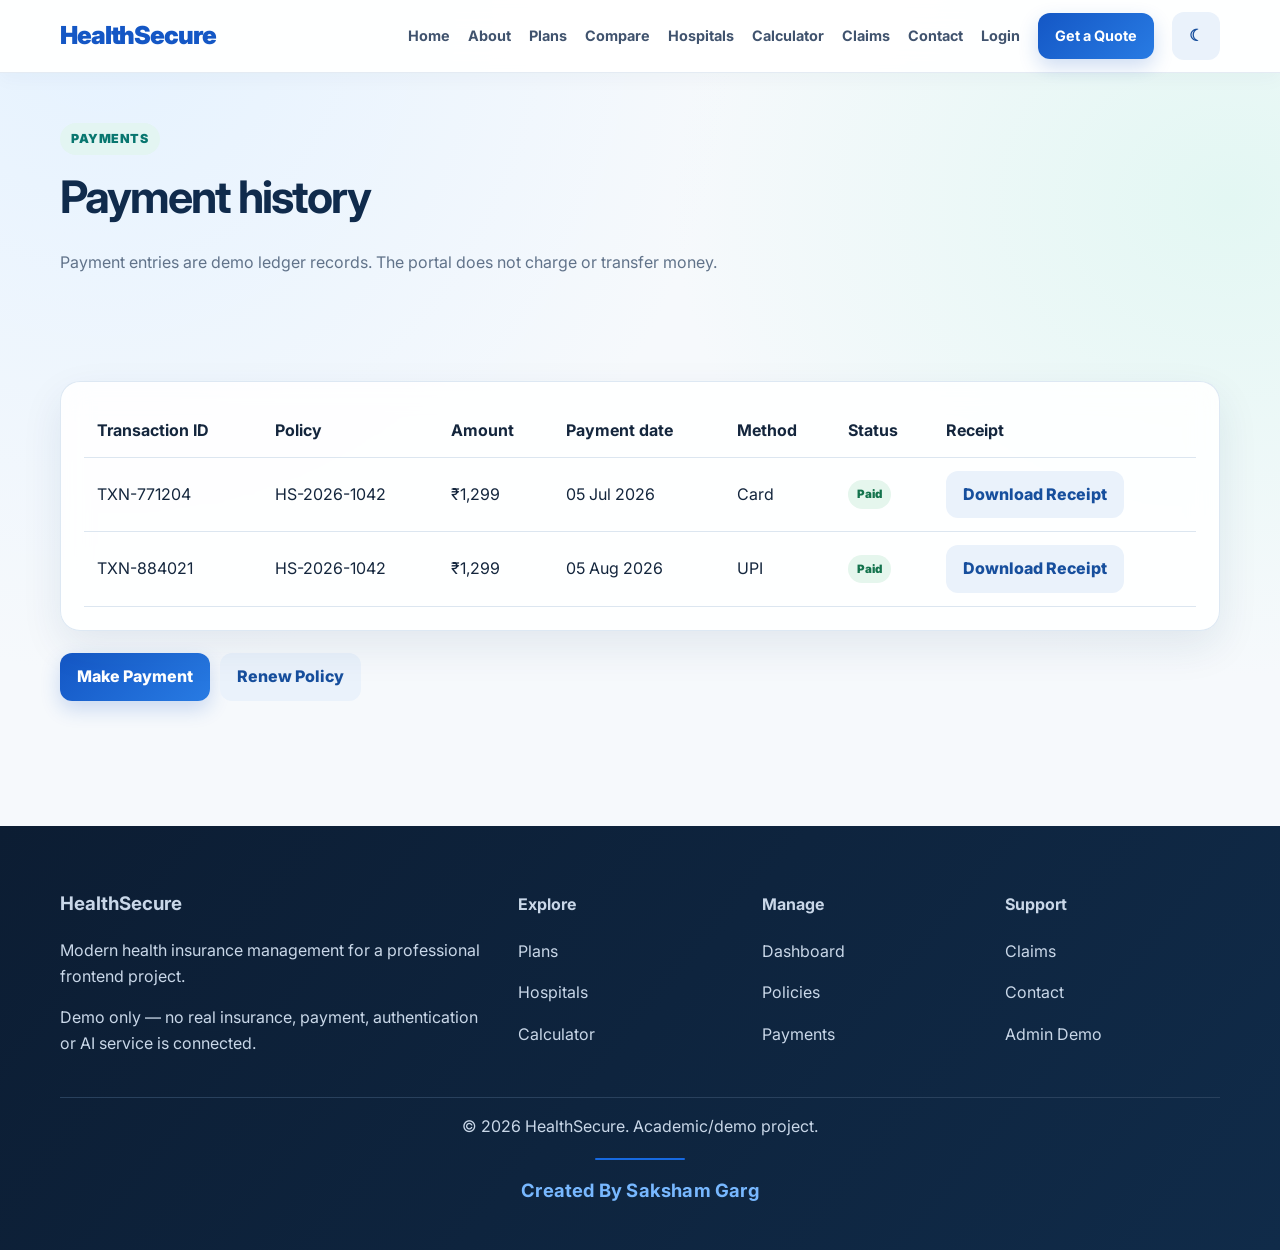
<file: health-insurance/payments.html>
<!doctype html><html lang="en"><head><meta charset="utf-8"><meta name="viewport" content="width=device-width,initial-scale=1"><title>Payments | HealthSecure</title><meta name="description" content="HealthSecure modern health insurance management demo"><link rel="preconnect" href="https://fonts.googleapis.com"><link href="https://fonts.googleapis.com/css2?family=Inter:wght@400;500;600;700;800;900&display=swap" rel="stylesheet"><link rel="stylesheet" href="https://cdnjs.cloudflare.com/ajax/libs/font-awesome/6.5.2/css/all.min.css"><link rel="stylesheet" href="css/style.css"><link rel="stylesheet" href="css/responsive.css"></head><body><header class="navbar"><div class="container nav-inner"><a class="brand" href="index.html">Health<span>Secure</span></a><button class="hamburger"><i class="fa-solid fa-bars"></i></button><nav class="nav-links"><a href="index.html">Home</a><a href="about.html">About</a><a href="plans.html">Plans</a><a href="compare.html">Compare</a><a href="hospitals.html">Hospitals</a><a href="calculator.html">Calculator</a><a href="claims.html">Claims</a><a href="contact.html">Contact</a><a href="login.html">Login</a><a class="btn btn-primary" href="calculator.html">Get a Quote</a><button class="btn btn-secondary theme-toggle">☾</button></nav></div></header><main><div class="container page-head"><span class="eyebrow">Payments</span><h1>Payment history</h1><p class="muted">Payment entries are demo ledger records. The portal does not charge or transfer money.</p></div><section><div class="container"><div class="card table-wrap"><table class="table"><thead><tr><th>Transaction ID</th><th>Policy</th><th>Amount</th><th>Payment date</th><th>Method</th><th>Status</th><th>Receipt</th></tr></thead><tbody id="paymentRows"></tbody></table></div><div class="actions"><button class="btn btn-primary demo-action" data-msg="Payment gateway is simulated.">Make Payment</button><a class="btn btn-secondary" href="calculator.html">Renew Policy</a></div></div></section></main><footer class="footer"><div class="container footer-grid"><div><h3>HealthSecure</h3><p>Modern health insurance management for a professional frontend project.</p><p>Demo only — no real insurance, payment, authentication or AI service is connected.</p></div><div><h4>Explore</h4><p><a href="plans.html">Plans</a></p><p><a href="hospitals.html">Hospitals</a></p><p><a href="calculator.html">Calculator</a></p></div><div><h4>Manage</h4><p><a href="dashboard.html">Dashboard</a></p><p><a href="policies.html">Policies</a></p><p><a href="payments.html">Payments</a></p></div><div><h4>Support</h4><p><a href="claims.html">Claims</a></p><p><a href="contact.html">Contact</a></p><p><a href="admin.html">Admin Demo</a></p></div></div><div class="container footer-credit" style="margin-top:25px;border-top:1px solid #29415d;padding-top:16px"><div>© 2026 HealthSecure. Academic/demo project.</div><div class="created-by">Created By Saksham Garg</div></div></footer><div id="toast" class="toast"></div><button class="backtop">↑</button><script src="js/main.js"></script><script src="js/payments.js"></script></body></html>
</file>
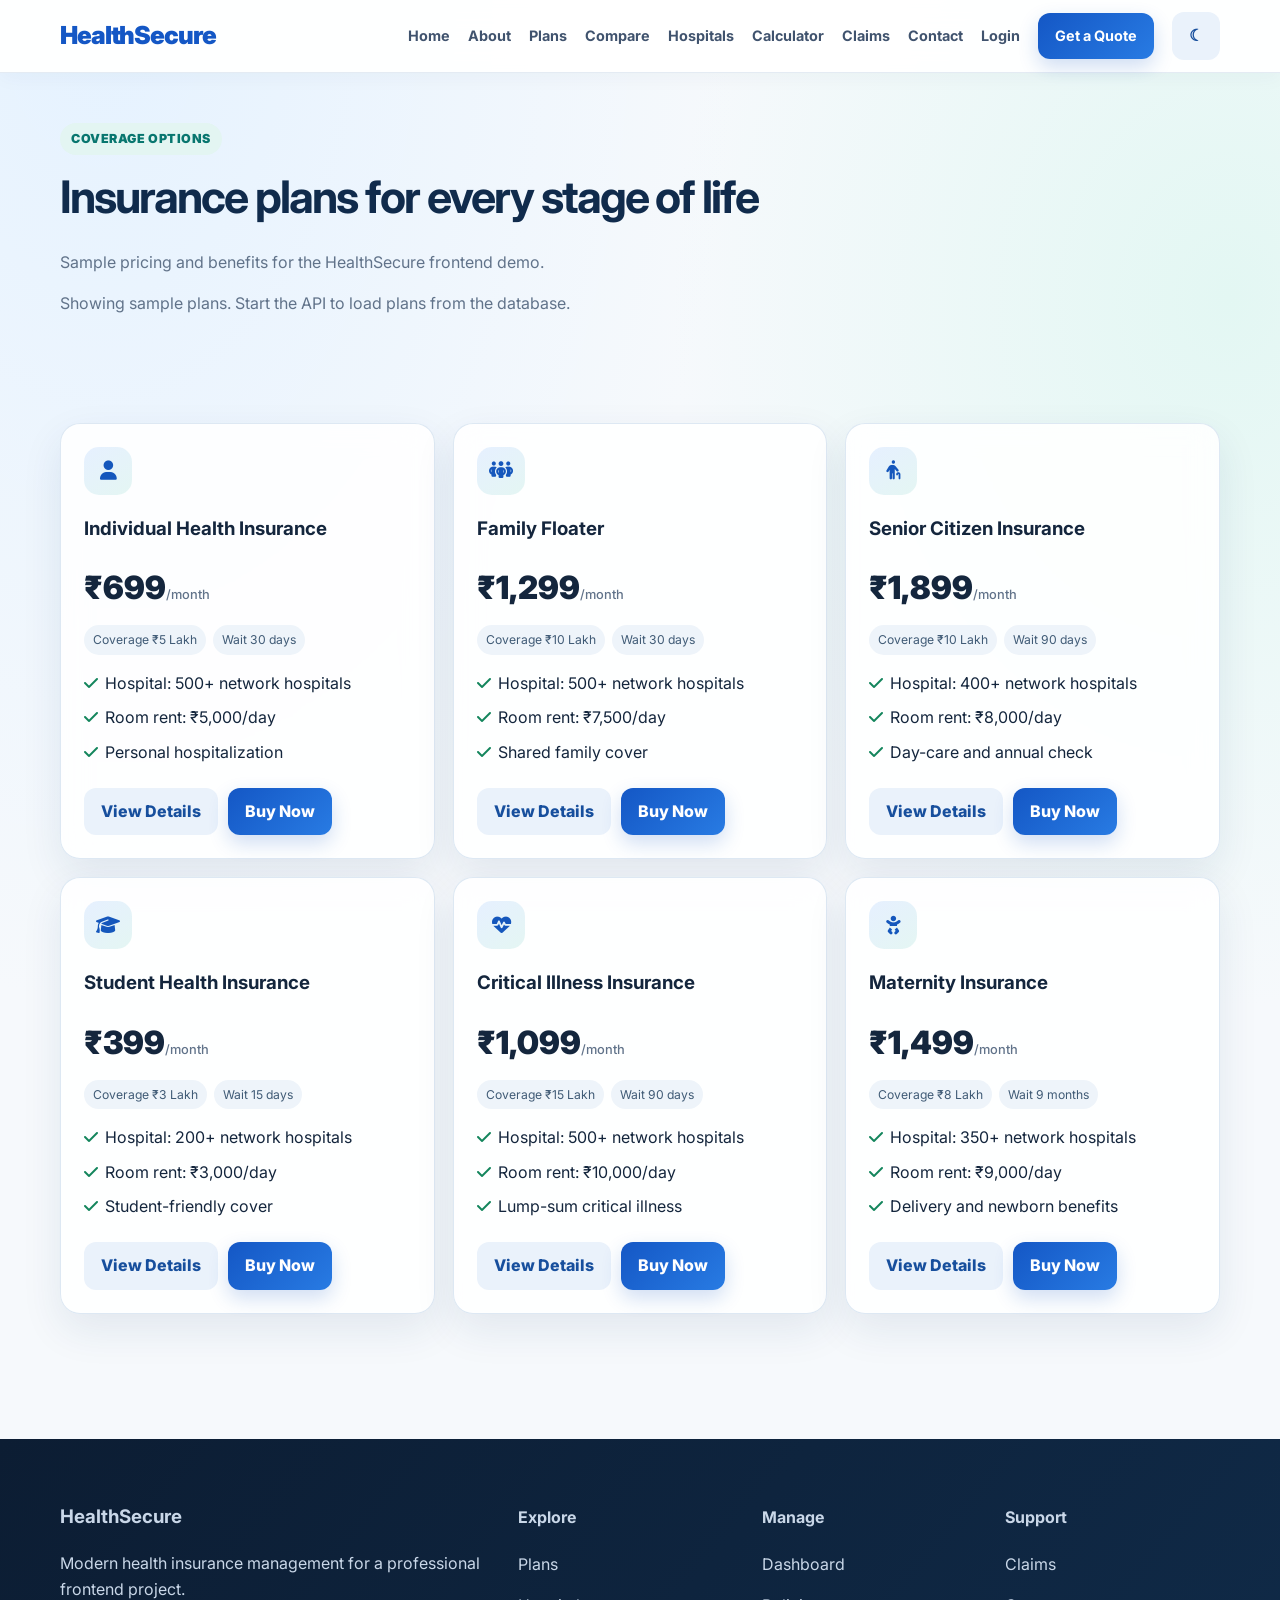
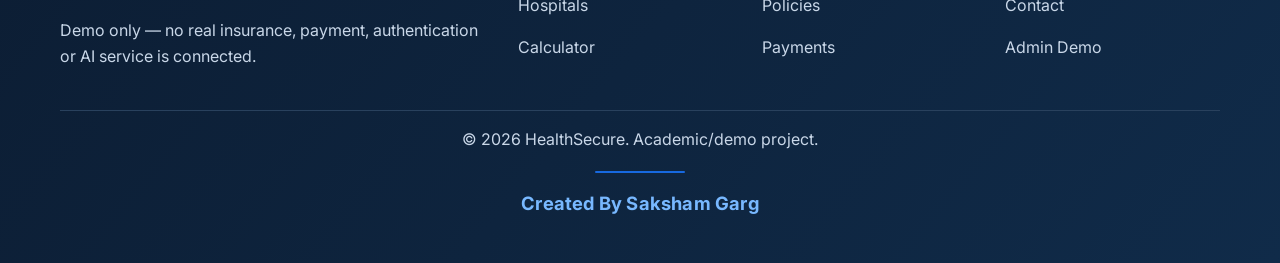
<file: health-insurance/plans.html>
<!doctype html><html lang="en"><head><meta charset="utf-8"><meta name="viewport" content="width=device-width,initial-scale=1"><title>Plans | HealthSecure</title><meta name="description" content="HealthSecure modern health insurance management demo"><link rel="preconnect" href="https://fonts.googleapis.com"><link href="https://fonts.googleapis.com/css2?family=Inter:wght@400;500;600;700;800;900&display=swap" rel="stylesheet"><link rel="stylesheet" href="https://cdnjs.cloudflare.com/ajax/libs/font-awesome/6.5.2/css/all.min.css"><link rel="stylesheet" href="css/style.css"><link rel="stylesheet" href="css/responsive.css"></head><body><header class="navbar"><div class="container nav-inner"><a class="brand" href="index.html">Health<span>Secure</span></a><button class="hamburger"><i class="fa-solid fa-bars"></i></button><nav class="nav-links"><a href="index.html">Home</a><a href="about.html">About</a><a href="plans.html">Plans</a><a href="compare.html">Compare</a><a href="hospitals.html">Hospitals</a><a href="calculator.html">Calculator</a><a href="claims.html">Claims</a><a href="contact.html">Contact</a><a href="login.html">Login</a><a class="btn btn-primary" href="calculator.html">Get a Quote</a><button class="btn btn-secondary theme-toggle">☾</button></nav></div></header><main><div class="container page-head"><span class="eyebrow">Coverage options</span><h1>Insurance plans for every stage of life</h1><p class="muted">Sample pricing and benefits for the HealthSecure frontend demo.</p><p class="muted" id="planApiStatus" role="status" aria-live="polite">Loading available plans…</p></div><section><div class="container grid-3" id="planCards"><div class="card"><div class="plan-icon"><i class="fa-solid fa-user"></i></div><h3>Individual Health Insurance</h3><div class="price">₹699<small>/month</small></div><div class="chips"><span class="chip">Coverage ₹5 Lakh</span><span class="chip">Wait 30 days</span></div><ul class="feature-list"><li><i class="fa-solid fa-check"></i>Hospital: 500+ network hospitals</li><li><i class="fa-solid fa-check"></i>Room rent: ₹5,000/day</li><li><i class="fa-solid fa-check"></i>Personal hospitalization</li></ul><div class="actions"><button class="btn btn-secondary demo-action" data-msg="Plan details opened (demo).">View Details</button><a class="btn btn-primary" href="calculator.html">Buy Now</a></div></div><div class="card"><div class="plan-icon"><i class="fa-solid fa-people-group"></i></div><h3>Family Floater</h3><div class="price">₹1,299<small>/month</small></div><div class="chips"><span class="chip">Coverage ₹10 Lakh</span><span class="chip">Wait 30 days</span></div><ul class="feature-list"><li><i class="fa-solid fa-check"></i>Hospital: 500+ network hospitals</li><li><i class="fa-solid fa-check"></i>Room rent: ₹7,500/day</li><li><i class="fa-solid fa-check"></i>Shared family cover</li></ul><div class="actions"><button class="btn btn-secondary demo-action" data-msg="Plan details opened (demo).">View Details</button><a class="btn btn-primary" href="calculator.html">Buy Now</a></div></div><div class="card"><div class="plan-icon"><i class="fa-solid fa-person-cane"></i></div><h3>Senior Citizen Insurance</h3><div class="price">₹1,899<small>/month</small></div><div class="chips"><span class="chip">Coverage ₹10 Lakh</span><span class="chip">Wait 90 days</span></div><ul class="feature-list"><li><i class="fa-solid fa-check"></i>Hospital: 400+ network hospitals</li><li><i class="fa-solid fa-check"></i>Room rent: ₹8,000/day</li><li><i class="fa-solid fa-check"></i>Day-care and annual check</li></ul><div class="actions"><button class="btn btn-secondary demo-action" data-msg="Plan details opened (demo).">View Details</button><a class="btn btn-primary" href="calculator.html">Buy Now</a></div></div><div class="card"><div class="plan-icon"><i class="fa-solid fa-graduation-cap"></i></div><h3>Student Health Insurance</h3><div class="price">₹399<small>/month</small></div><div class="chips"><span class="chip">Coverage ₹3 Lakh</span><span class="chip">Wait 15 days</span></div><ul class="feature-list"><li><i class="fa-solid fa-check"></i>Hospital: 200+ network hospitals</li><li><i class="fa-solid fa-check"></i>Room rent: ₹3,000/day</li><li><i class="fa-solid fa-check"></i>Student-friendly cover</li></ul><div class="actions"><button class="btn btn-secondary demo-action" data-msg="Plan details opened (demo).">View Details</button><a class="btn btn-primary" href="calculator.html">Buy Now</a></div></div><div class="card"><div class="plan-icon"><i class="fa-solid fa-heart-pulse"></i></div><h3>Critical Illness Insurance</h3><div class="price">₹1,099<small>/month</small></div><div class="chips"><span class="chip">Coverage ₹15 Lakh</span><span class="chip">Wait 90 days</span></div><ul class="feature-list"><li><i class="fa-solid fa-check"></i>Hospital: 500+ network hospitals</li><li><i class="fa-solid fa-check"></i>Room rent: ₹10,000/day</li><li><i class="fa-solid fa-check"></i>Lump-sum critical illness</li></ul><div class="actions"><button class="btn btn-secondary demo-action" data-msg="Plan details opened (demo).">View Details</button><a class="btn btn-primary" href="calculator.html">Buy Now</a></div></div><div class="card"><div class="plan-icon"><i class="fa-solid fa-baby"></i></div><h3>Maternity Insurance</h3><div class="price">₹1,499<small>/month</small></div><div class="chips"><span class="chip">Coverage ₹8 Lakh</span><span class="chip">Wait 9 months</span></div><ul class="feature-list"><li><i class="fa-solid fa-check"></i>Hospital: 350+ network hospitals</li><li><i class="fa-solid fa-check"></i>Room rent: ₹9,000/day</li><li><i class="fa-solid fa-check"></i>Delivery and newborn benefits</li></ul><div class="actions"><button class="btn btn-secondary demo-action" data-msg="Plan details opened (demo).">View Details</button><a class="btn btn-primary" href="calculator.html">Buy Now</a></div></div></div></section></main><footer class="footer"><div class="container footer-grid"><div><h3>HealthSecure</h3><p>Modern health insurance management for a professional frontend project.</p><p>Demo only — no real insurance, payment, authentication or AI service is connected.</p></div><div><h4>Explore</h4><p><a href="plans.html">Plans</a></p><p><a href="hospitals.html">Hospitals</a></p><p><a href="calculator.html">Calculator</a></p></div><div><h4>Manage</h4><p><a href="dashboard.html">Dashboard</a></p><p><a href="policies.html">Policies</a></p><p><a href="payments.html">Payments</a></p></div><div><h4>Support</h4><p><a href="claims.html">Claims</a></p><p><a href="contact.html">Contact</a></p><p><a href="admin.html">Admin Demo</a></p></div></div><div class="container footer-credit" style="margin-top:25px;border-top:1px solid #29415d;padding-top:16px"><div>© 2026 HealthSecure. Academic/demo project.</div><div class="created-by">Created By Saksham Garg</div></div></footer><div id="toast" class="toast"></div><button class="backtop">↑</button><script src="js/main.js"></script><script src="js/plans.js"></script></body></html>
</file>
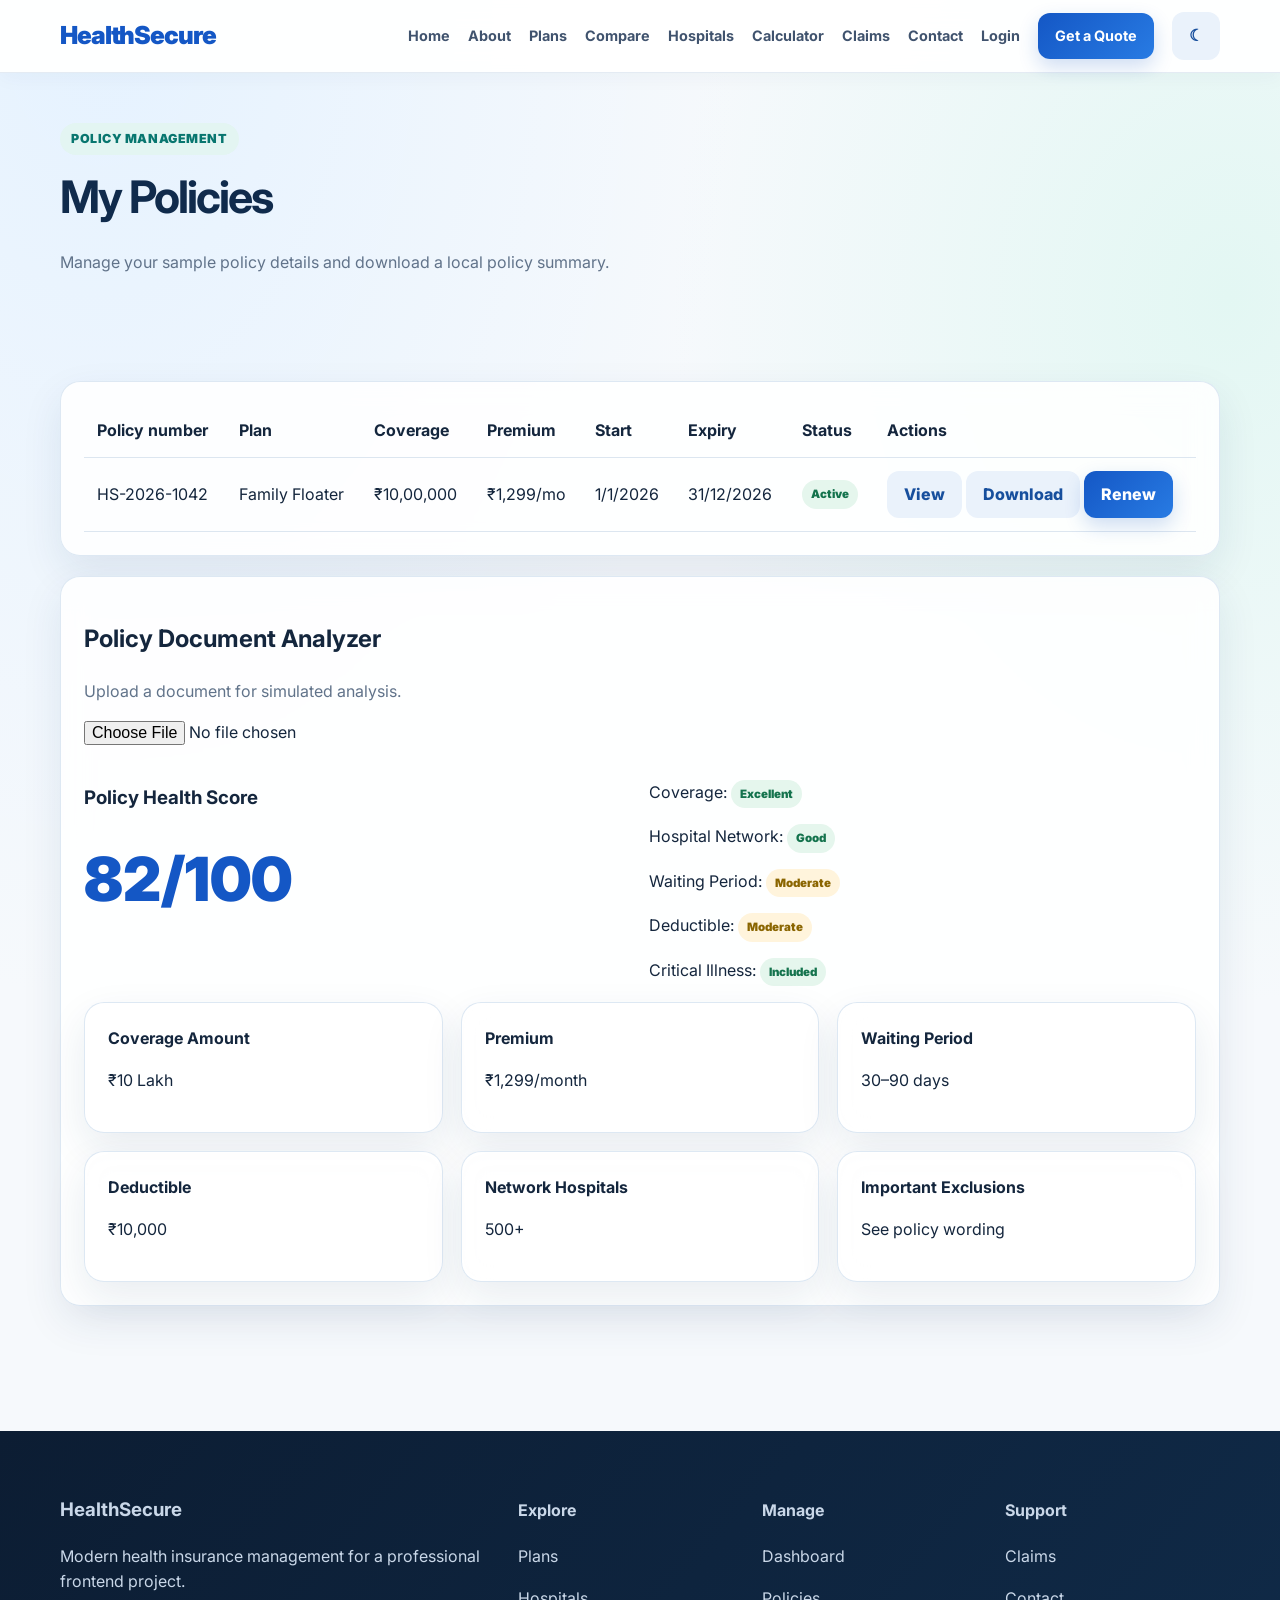
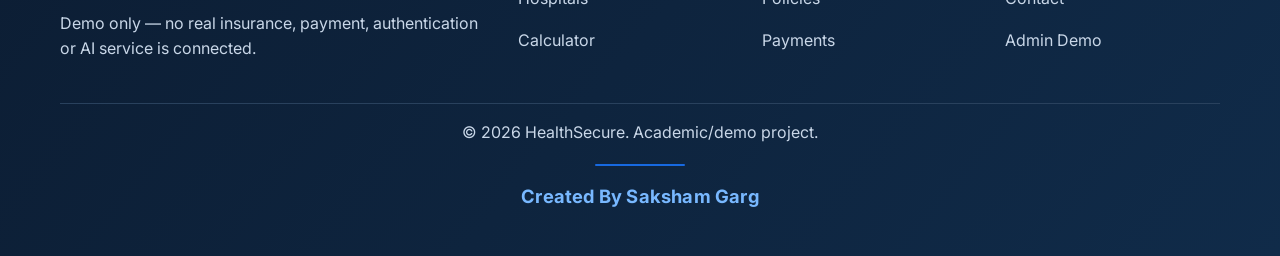
<file: health-insurance/policies.html>
<!doctype html><html lang="en"><head><meta charset="utf-8"><meta name="viewport" content="width=device-width,initial-scale=1"><title>Policies | HealthSecure</title><meta name="description" content="HealthSecure modern health insurance management demo"><link rel="preconnect" href="https://fonts.googleapis.com"><link href="https://fonts.googleapis.com/css2?family=Inter:wght@400;500;600;700;800;900&display=swap" rel="stylesheet"><link rel="stylesheet" href="https://cdnjs.cloudflare.com/ajax/libs/font-awesome/6.5.2/css/all.min.css"><link rel="stylesheet" href="css/style.css"><link rel="stylesheet" href="css/responsive.css"></head><body><header class="navbar"><div class="container nav-inner"><a class="brand" href="index.html">Health<span>Secure</span></a><button class="hamburger"><i class="fa-solid fa-bars"></i></button><nav class="nav-links"><a href="index.html">Home</a><a href="about.html">About</a><a href="plans.html">Plans</a><a href="compare.html">Compare</a><a href="hospitals.html">Hospitals</a><a href="calculator.html">Calculator</a><a href="claims.html">Claims</a><a href="contact.html">Contact</a><a href="login.html">Login</a><a class="btn btn-primary" href="calculator.html">Get a Quote</a><button class="btn btn-secondary theme-toggle">☾</button></nav></div></header><main><div class="container page-head"><span class="eyebrow">Policy management</span><h1>My Policies</h1><p class="muted">Manage your sample policy details and download a local policy summary.</p></div><section><div class="container"><div class="card table-wrap"><table class="table"><thead><tr><th>Policy number</th><th>Plan</th><th>Coverage</th><th>Premium</th><th>Start</th><th>Expiry</th><th>Status</th><th>Actions</th></tr></thead><tbody id="policyRows"></tbody></table></div><div id="documents" class="card" style="margin-top:20px"><h2>Policy Document Analyzer</h2><p class="muted">Upload a document for simulated analysis.</p><input type="file"><div class="grid-2" style="margin-top:18px"><div><h3>Policy Health Score</h3><div class="policy-score">82/100</div></div><div><p>Coverage: <span class="badge success">Excellent</span></p><p>Hospital Network: <span class="badge success">Good</span></p><p>Waiting Period: <span class="badge warning">Moderate</span></p><p>Deductible: <span class="badge warning">Moderate</span></p><p>Critical Illness: <span class="badge success">Included</span></p></div></div><div class="grid-3"><div class="card"><b>Coverage Amount</b><p>₹10 Lakh</p></div><div class="card"><b>Premium</b><p>₹1,299/month</p></div><div class="card"><b>Waiting Period</b><p>30–90 days</p></div><div class="card"><b>Deductible</b><p>₹10,000</p></div><div class="card"><b>Network Hospitals</b><p>500+</p></div><div class="card"><b>Important Exclusions</b><p>See policy wording</p></div></div></div></div></section></main><footer class="footer"><div class="container footer-grid"><div><h3>HealthSecure</h3><p>Modern health insurance management for a professional frontend project.</p><p>Demo only — no real insurance, payment, authentication or AI service is connected.</p></div><div><h4>Explore</h4><p><a href="plans.html">Plans</a></p><p><a href="hospitals.html">Hospitals</a></p><p><a href="calculator.html">Calculator</a></p></div><div><h4>Manage</h4><p><a href="dashboard.html">Dashboard</a></p><p><a href="policies.html">Policies</a></p><p><a href="payments.html">Payments</a></p></div><div><h4>Support</h4><p><a href="claims.html">Claims</a></p><p><a href="contact.html">Contact</a></p><p><a href="admin.html">Admin Demo</a></p></div></div><div class="container footer-credit" style="margin-top:25px;border-top:1px solid #29415d;padding-top:16px"><div>© 2026 HealthSecure. Academic/demo project.</div><div class="created-by">Created By Saksham Garg</div></div></footer><div id="toast" class="toast"></div><button class="backtop">↑</button><script src="js/main.js"></script><script src="js/policies.js"></script></body></html>
</file>
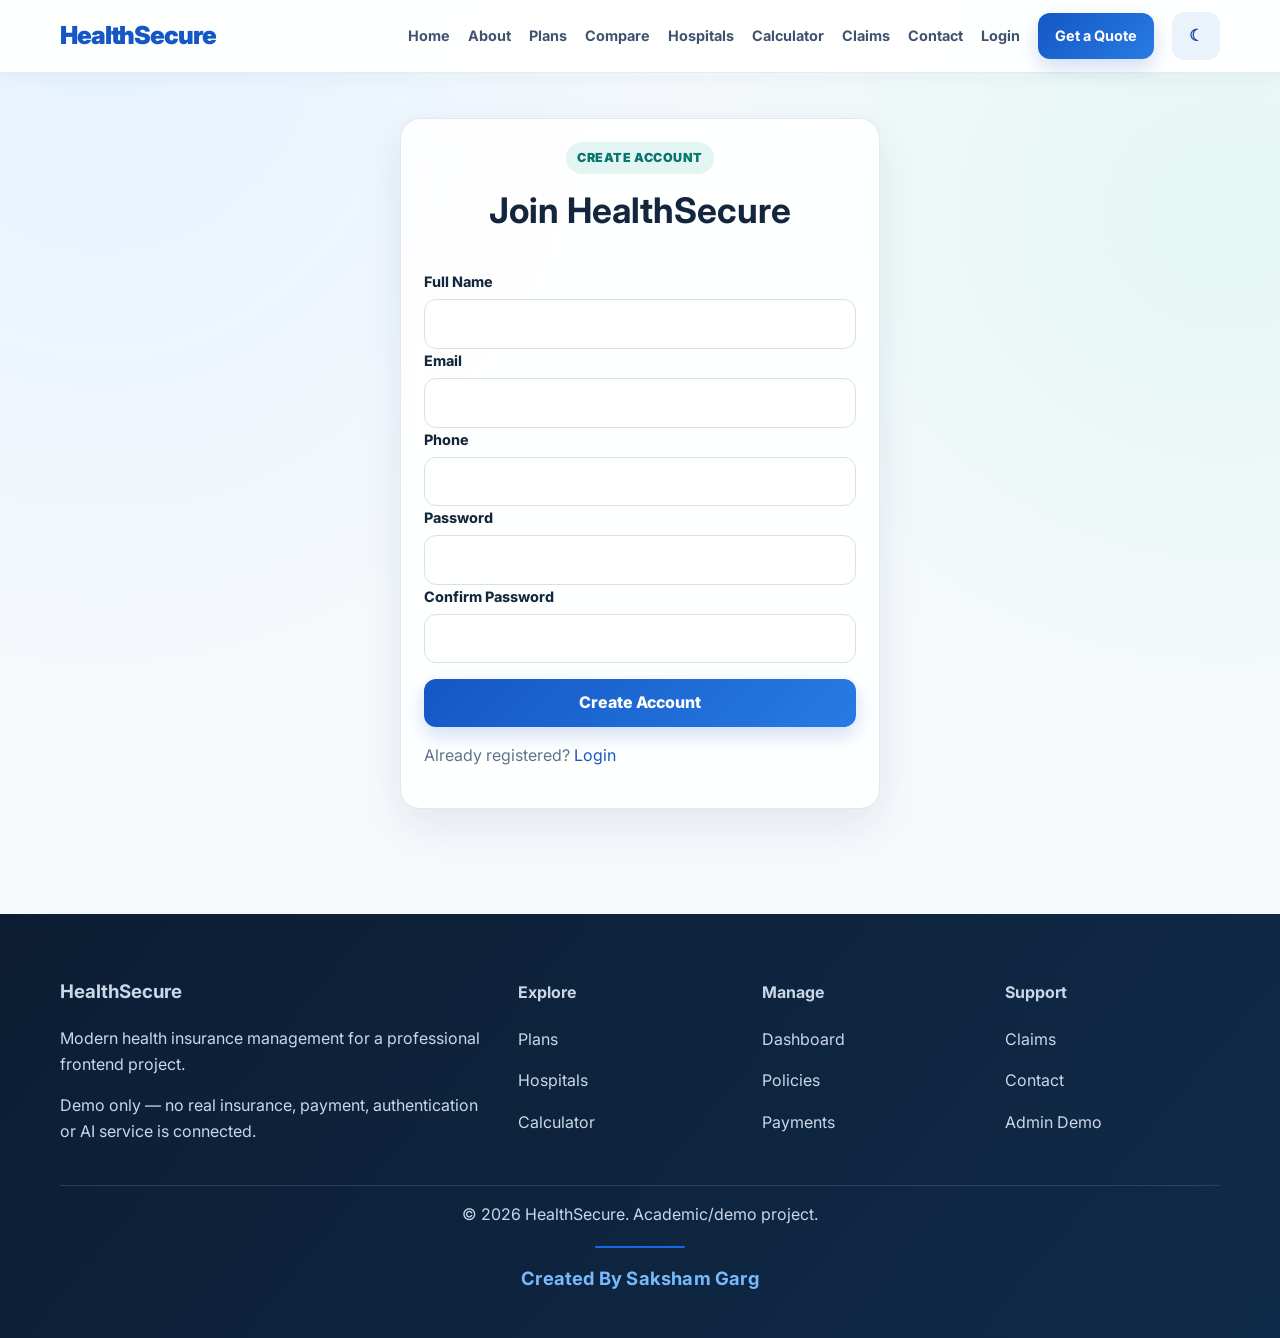
<file: health-insurance/signup.html>
<!doctype html><html lang="en"><head><meta charset="utf-8"><meta name="viewport" content="width=device-width,initial-scale=1"><title>Signup | HealthSecure</title><meta name="description" content="HealthSecure modern health insurance management demo"><link rel="preconnect" href="https://fonts.googleapis.com"><link href="https://fonts.googleapis.com/css2?family=Inter:wght@400;500;600;700;800;900&display=swap" rel="stylesheet"><link rel="stylesheet" href="https://cdnjs.cloudflare.com/ajax/libs/font-awesome/6.5.2/css/all.min.css"><link rel="stylesheet" href="css/style.css"><link rel="stylesheet" href="css/responsive.css"></head><body><header class="navbar"><div class="container nav-inner"><a class="brand" href="index.html">Health<span>Secure</span></a><button class="hamburger"><i class="fa-solid fa-bars"></i></button><nav class="nav-links"><a href="index.html">Home</a><a href="about.html">About</a><a href="plans.html">Plans</a><a href="compare.html">Compare</a><a href="hospitals.html">Hospitals</a><a href="calculator.html">Calculator</a><a href="claims.html">Claims</a><a href="contact.html">Contact</a><a href="login.html">Login</a><a class="btn btn-primary" href="calculator.html">Get a Quote</a><button class="btn btn-secondary theme-toggle">☾</button></nav></div></header><main class="login-shell"><div class="card auth-card"><div class="section-head"><span class="eyebrow">Create account</span><h2>Join HealthSecure</h2></div><form onsubmit="validateSignup(event)"><div class="field"><label>Full Name</label><input id="fullName" required></div><div class="field"><label>Email</label><input id="email" type="email" required></div><div class="field"><label>Phone</label><input id="phone" type="tel" required></div><div class="field"><label>Password</label><input id="password" type="password" minlength="6" required></div><div class="field"><label>Confirm Password</label><input id="confirmPassword" type="password" minlength="6" required></div><button class="btn btn-primary" style="width:100%;margin-top:16px">Create Account</button></form><p class="muted">Already registered? <a href="login.html" style="color:var(--p)">Login</a></p></div></main><footer class="footer"><div class="container footer-grid"><div><h3>HealthSecure</h3><p>Modern health insurance management for a professional frontend project.</p><p>Demo only — no real insurance, payment, authentication or AI service is connected.</p></div><div><h4>Explore</h4><p><a href="plans.html">Plans</a></p><p><a href="hospitals.html">Hospitals</a></p><p><a href="calculator.html">Calculator</a></p></div><div><h4>Manage</h4><p><a href="dashboard.html">Dashboard</a></p><p><a href="policies.html">Policies</a></p><p><a href="payments.html">Payments</a></p></div><div><h4>Support</h4><p><a href="claims.html">Claims</a></p><p><a href="contact.html">Contact</a></p><p><a href="admin.html">Admin Demo</a></p></div></div><div class="container footer-credit" style="margin-top:25px;border-top:1px solid #29415d;padding-top:16px"><div>© 2026 HealthSecure. Academic/demo project.</div><div class="created-by">Created By Saksham Garg</div></div></footer><div id="toast" class="toast"></div><button class="backtop">↑</button><script src="js/main.js"></script><script src="js/auth.js"></script></body></html>
</file>
<file: health-insurance/css/style.css>
:root {
  --p:#1769e0;
  --g:#0ea5a4;
  --ok:#16a34a;
  --bg:#f4f9ff;
  --card:rgba(255,255,255,.82);
  --text:#10233f;
  --muted:#64748b;
  --line:#dbe7f4;
  --shadow:0 15px 45px rgba(16,35,63,.1);
  --r:22px
}
* {
  box-sizing:border-box
}
html {
  scroll-behavior:smooth
}
body {
  margin:0;
  font-family:Inter,Arial,sans-serif;
  color:var(--text);
  background:linear-gradient(135deg,#f8fbff,#eef9f7);
  line-height:1.6
}
a {
  text-decoration:none;
  color:inherit
}
button,input,select,textarea {
  font:inherit
}
.container {
  width:min(1160px,92%);
  margin:auto
}
.navbar {
  position:sticky;
  top:0;
  z-index:100;
  background:rgba(255,255,255,.84);
  backdrop-filter:blur(16px);
  border-bottom:1px solid var(--line)
}
.nav-inner {
  min-height:72px;
  display:flex;
  align-items:center;
  gap:20px
}
.brand {
  font-weight:900;
  font-size:1.45rem;
  color:var(--p)
}
.brand span {
  color:var(--g)
}
.nav-links {
  display:flex;
  align-items:center;
  gap:15px;
  margin-left:auto
}
.nav-links a {
  font-size:.9rem;
  font-weight:700;
  color:#40536e
}
.nav-links a:hover {
  color:var(--p)
}
.hamburger {
  display:none;
  margin-left:auto;
  border:0;
  background:none;
  font-size:1.4rem
}
.btn {
  display:inline-flex;
  align-items:center;
  justify-content:center;
  gap:8px;
  border:0;
  border-radius:14px;
  padding:11px 17px;
  font-weight:800;
  cursor:pointer;
  transition:.2s
}
.btn:hover {
  transform:translateY(-2px)
}
.btn-primary {
  background:linear-gradient(135deg,var(--p),#4f8df2);
  color:#fff;
  box-shadow:0 10px 24px #1769e033
}
.btn-secondary {
  background:#e8f2ff;
  color:var(--p)
}
.btn-success {
  background:#e5f8ec;
  color:#16803a
}
.hero {
  padding:75px 0 50px
}
.hero-grid {
  display:grid;
  grid-template-columns:1.05fr .95fr;
  gap:45px;
  align-items:center
}
.eyebrow {
  display:inline-flex;
  padding:6px 11px;
  border-radius:999px;
  background:#e6f7f5;
  color:#087b78;
  font-size:.78rem;
  font-weight:900
}
.hero h1 {
  font-size:clamp(2.6rem,5vw,4.8rem);
  line-height:1.02;
  margin:18px 0
}
.hero p {
  font-size:1.08rem;
  color:var(--muted);
  max-width:680px
}
.actions {
  display:flex;
  gap:10px;
  flex-wrap:wrap;
  margin-top:22px
}
.hero-art {
  height:410px;
  border-radius:34px;
  background:linear-gradient(145deg,#dceeff,#e2faf5);
  position:relative;
  overflow:hidden;
  box-shadow:var(--shadow)
}
.medical-card {
  position:absolute;
  inset:65px 45px;
  display:grid;
  place-items:center;
  border-radius:28px;
  background:#ffffffb8;
  border:1px solid #fff;
  backdrop-filter:blur(10px);
  font-size:8rem;
  color:var(--p);
  box-shadow:var(--shadow)
}
.stats,.grid-3,.grid-2,.why,.dash-grid {
  display:grid;
  gap:18px
}
.stats {
  grid-template-columns:repeat(4,1fr);
  margin:20px auto 65px
}
.grid-3 {
  grid-template-columns:repeat(3,1fr)
}
.grid-2 {
  grid-template-columns:repeat(2,1fr)
}
.why {
  grid-template-columns:repeat(4,1fr)
}
.dash-grid {
  grid-template-columns:repeat(4,1fr)
}
.stat,.card {
  background:var(--card);
  border:1px solid #ffffffd9;
  box-shadow:var(--shadow);
  border-radius:var(--r);
  padding:23px;
  backdrop-filter:blur(12px)
}
.stat strong {
  font-size:1.8rem;
  display:block
}
.muted {
  color:var(--muted)
}
section {
  padding:65px 0
}
.section-head {
  text-align:center;
  margin-bottom:32px
}
.section-head h2 {
  font-size:2.2rem;
  margin:8px 0
}
.iconbox,.plan-icon {
  width:48px;
  height:48px;
  border-radius:15px;
  display:grid;
  place-items:center;
  background:#eaf3ff;
  color:var(--p);
  font-size:1.2rem
}
.price {
  font-size:2rem;
  font-weight:900;
  margin:12px 0
}
.price small {
  font-size:.8rem;
  color:var(--muted);
  font-weight:500
}
.chips {
  display:flex;
  gap:7px;
  flex-wrap:wrap
}
.chip {
  background:#eff5fb;
  padding:5px 9px;
  border-radius:999px;
  font-size:.76rem
}
.feature-list {
  list-style:none;
  padding:0
}
.feature-list li {
  margin:9px 0
}
.feature-list i {
  color:var(--ok);
  margin-right:7px
}
.testimonial {
  font-style:italic
}
.avatar {
  width:44px;
  height:44px;
  border-radius:50%;
  display:grid;
  place-items:center;
  background:#dff4f1;
  color:#087b78;
  font-weight:900
}
.faq-item {
  padding:17px 0;
  border-bottom:1px solid var(--line)
}
.faq-q {
  font-weight:800;
  cursor:pointer;
  display:flex;
  justify-content:space-between
}
.faq-a {
  display:none;
  color:var(--muted);
  padding-top:8px
}
.faq-item.open .faq-a {
  display:block
}
.cta {
  background:linear-gradient(135deg,var(--p),var(--g));
  color:#fff;
  border-radius:32px;
  padding:42px
}
.footer {
  margin-top:60px;
  padding:45px 0;
  background:#0c1d33;
  color:#c9d7e8
}
.footer-grid {
  display:grid;
  grid-template-columns:2fr 1fr 1fr 1fr;
  gap:28px
}
.footer a {
  color:#c9d7e8
}
.page-head {
  padding:50px 0 25px
}
.page-head h1 {
  font-size:2.8rem;
  margin:7px 0
}
.form-grid {
  display:grid;
  grid-template-columns:repeat(2,1fr);
  gap:15px
}
.field {
  display:flex;
  flex-direction:column;
  gap:6px
}
.field.full {
  grid-column:1/-1
}
.field label {
  font-weight:750;
  font-size:.9rem
}
.field input,.field select,.field textarea,.search-row input,.search-row select {
  border:1px solid var(--line);
  background:#ffffffdd;
  padding:11px 13px;
  border-radius:12px;
  outline:none
}
.field input:focus,.field select:focus,.field textarea:focus {
  border-color:var(--p);
  box-shadow:0 0 0 3px #1769e01a
}
.table-wrap {
  overflow:auto
}
.table {
  width:100%;
  border-collapse:collapse
}
.table th,.table td {
  padding:13px;
  text-align:left;
  border-bottom:1px solid var(--line);
  white-space:nowrap
}
.badge {
  display:inline-flex;
  padding:5px 9px;
  border-radius:999px;
  font-size:.72rem;
  font-weight:900
}
.success {
  background:#e5f8ec;
  color:#16803a
}
.warning {
  background:#fff4d6;
  color:#946d00
}
.info {
  background:#e8f2ff;
  color:var(--p)
}
.danger {
  background:#ffe7e7;
  color:#b42318
}
.notice {
  padding:12px 14px;
  border-radius:12px;
  background:#fff7dc;
  color:#806000
}
.dashboard {
  display:grid;
  grid-template-columns:225px 1fr;
  gap:20px;
  padding:28px 0
}
.sidebar {
  height:max-content;
  position:sticky;
  top:92px
}
.side-links {
  display:grid;
  gap:5px
}
.side-links a {
  padding:10px 12px;
  border-radius:11px;
  color:#52657e
}
.side-links a:hover,.side-links a.active {
  background:#e8f2ff;
  color:var(--p);
  font-weight:800
}
.progress {
  height:10px;
  background:#e7edf5;
  border-radius:99px;
  overflow:hidden
}
.progress span {
  display:block;
  height:100%;
  background:linear-gradient(90deg,var(--p),var(--g))
}
.timeline {
  display:grid;
  grid-template-columns:repeat(5,1fr);
  gap:8px
}
.step {
  text-align:center;
  font-size:.76rem
}
.step-dot {
  width:34px;
  height:34px;
  border-radius:50%;
  display:grid;
  place-items:center;
  margin:auto auto 7px;
  background:#e7edf5;
  color:#789
}
.step.done .step-dot {
  background:#dff6e8;
  color:#16803a
}
.policy-score {
  font-size:3.8rem;
  font-weight:900;
  color:var(--p)
}
.search-row {
  display:grid;
  grid-template-columns:2fr 1fr 1fr auto;
  gap:10px;
  margin-bottom:20px
}
.hospital-card {
  display:flex;
  flex-direction:column;
  gap:8px
}
.hospital-icon {
  font-size:2rem;
  color:var(--p)
}
.compare-table .best {
  background:#eafaf3
}
.login-shell {
  min-height:74vh;
  display:grid;
  place-items:center;
  padding:45px 0
}
.auth-card {
  width:min(480px,100%)
}
.toast {
  position:fixed;
  right:20px;
  bottom:20px;
  background:#10233f;
  color:#fff;
  padding:13px 17px;
  border-radius:12px;
  z-index:300;
  display:none
}
.toast.show {
  display:block
}
.backtop {
  display:none;
  position:fixed;
  right:20px;
  bottom:85px;
  border:0;
  border-radius:50%;
  width:42px;
  height:42px;
  background:#fff;
  color:var(--p);
  box-shadow:var(--shadow);
  z-index:120
}
.chatbot {
  position:fixed;
  right:20px;
  bottom:20px;
  z-index:150
}
.chat-toggle {
  width:58px;
  height:58px;
  border-radius:50%;
  border:0;
  background:var(--p);
  color:#fff;
  font-size:1.3rem;
  box-shadow:var(--shadow);
  cursor:pointer
}
.chat-window {
  display:none;
  width:330px;
  height:430px;
  background:#fff;
  border-radius:20px;
  box-shadow:var(--shadow);
  overflow:hidden;
  margin-bottom:9px
}
.chat-window.show {
  display:flex;
  flex-direction:column
}
.chat-head {
  background:linear-gradient(135deg,var(--p),var(--g));
  color:#fff;
  padding:14px;
  font-weight:900
}
.chat-body {
  padding:12px;
  overflow:auto;
  flex:1
}
.msg {
  padding:8px 10px;
  border-radius:12px;
  margin:7px 0;
  max-width:86%;
  font-size:.86rem
}
.bot {
  background:#eef5ff
}
.user {
  background:#e5f8ef;
  margin-left:auto
}
.chat-input {
  display:flex;
  gap:6px;
  padding:9px;
  border-top:1px solid var(--line)
}
.chat-input input {
  flex:1;
  min-width:0;
  border:1px solid var(--line);
  border-radius:10px;
  padding:8px
}
body.dark {
  --card:rgba(18,35,55,.88);
  --text:#e8f0f8;
  --muted:#9eb0c4;
  --line:#263b55;
  background:#0b1626
}
body.dark .navbar,body.dark .field input,body.dark .field select,body.dark .field textarea,body.dark .search-row input,body.dark .search-row select,body.dark .chat-window {
  background:#102239;
  color:var(--text)
}
body.dark .nav-links a {
  color:#b6c7da
}
body.dark .chip,body.dark .btn-secondary {
  background:#173452
}
@media(max-width:1050px) {
  .nav-links {
    display:none;
    position:absolute;
    top:72px;
    left:0;
    right:0;
    background:#fff;
    padding:17px;
    flex-direction:column;
    align-items:stretch;
    border-bottom:1px solid var(--line)
  }
  .nav-links.show {
    display:flex
  }
  .hamburger {
    display:block
  }
  .hero-grid,.dashboard {
    grid-template-columns:1fr
  }
  .stats,.why {
    grid-template-columns:repeat(2,1fr)
  }
  .grid-3 {
    grid-template-columns:repeat(2,1fr)
  }
  .dash-grid {
    grid-template-columns:repeat(2,1fr)
  }
  .sidebar {
    position:static
  }
  .side-links {
    display:flex;
    overflow:auto
  }
  .footer-grid {
    grid-template-columns:2fr 1fr 1fr
  }
}
@media(max-width:650px) {
  .hero {
    padding-top:42px
  }
  .stats,.why,.grid-3,.grid-2,.form-grid,.dash-grid,.footer-grid {
    grid-template-columns:1fr
  }
  .hero-art {
    height:300px
  }
  .medical-card {
    inset:48px 25px;
    font-size:6rem
  }
  .page-head h1 {
    font-size:2.15rem
  }
  .timeline {
    grid-template-columns:1fr
  }
  .search-row {
    grid-template-columns:1fr
  }
  .chat-window {
    width:calc(100vw - 40px)
  }
  .cta {
    padding:30px
  }
}
.footer-credit {
  text-align:center;
  margin-top:25px;
  padding-top:16px;
  border-top:1px solid #29415d
}
.created-by {
  margin-top:18px;
  font-size:1.15rem;
  font-weight:700;
  letter-spacing:.2px;
  color:#78b8ff
}
.created-by:before {
  content:"";
  display:block;
  width:90px;
  height:2px;
  margin:0 auto 16px;
  background:#1769e0;
  border-radius:99px
}
.hospital-card[hidden] {
  display:none
}
.hospital-dialog {
  width:min(520px,calc(100% - 32px));
  max-width:none;
  border:1px solid var(--line);
  color:var(--text);
  background:var(--card);
  box-shadow:var(--shadow);
  margin:auto
}
.hospital-dialog::backdrop {
  background:rgba(7,20,38,.62);
  backdrop-filter:blur(3px)
}
.hospital-dialog-close {
  float:right;
  border:0;
  border-radius:50%;
  width:38px;
  height:38px;
  background:#e8f2ff;
  color:var(--p);
  font-size:1.5rem;
  cursor:pointer
}
.hospital-dialog h2 {
  margin:10px 42px 6px 0
}
.hospital-dialog-location {
  color:var(--muted)
}
body.dark .hospital-dialog {
  background:#102239;
  color:var(--text)
}
.medical-card .fa-heart-pulse {
  transform-origin:center;
  animation:health-heartbeat 1.35s ease-in-out infinite;
  filter:drop-shadow(0 8px 16px #1769e033)
}
@keyframes health-heartbeat {
  0%,22%,48%,100% {
    transform:scale(1)
  }
  10%,34% {
    transform:scale(1.12)
  }
  58% {
    transform:scale(1.04)
  }
}
@media(prefers-reduced-motion:reduce) {
  .medical-card .fa-heart-pulse {
    animation:none
  }
}
.medical-card .fa-heart-pulse {
  color:#e53950
}
/* HealthSecure visual refresh */
:root {
  --p:#1457c5;
  --g:#0b9389;
  --ok:#16845b;
  --bg:#f4f8fc;
  --card:#ffffff;
  --text:#14263d;
  --muted:#61738a;
  --line:#dce6f0;
  --shadow:0 16px 42px rgba(27,59,98,.09);
  --r:20px;
}
body {
  background:radial-gradient(ellipse at 8% 0%,#e5f2ff 0,transparent 38%),radial-gradient(ellipse at 96% 16%,#e3f7f3 0,transparent 32%),#f6f9fc;
  color:var(--text);
}
.navbar {
  background:rgba(255,255,255,.94);
  border-bottom-color:#e4ebf3;
  box-shadow:0 4px 20px rgba(28,58,91,.04)
}
.brand {
  letter-spacing:-.045em;
  font-size:1.55rem
}
.nav-links {
  gap:18px
}
.nav-links a {
  transition:color .18s ease
}
.nav-links a.btn-primary {
  color:#fff
}
.nav-links a[href="plans.html"],.nav-links a[href="hospitals.html"] {
  white-space:nowrap
}
.btn {
  border-radius:12px;
  transition:transform .18s ease,box-shadow .18s ease,background .18s ease
}
.btn:hover {
  transform:translateY(-2px)
}
.btn-primary {
  background:linear-gradient(135deg,#1457c5,#287be3);
  box-shadow:0 8px 20px rgba(20,87,197,.2)
}
.btn-primary:hover {
  box-shadow:0 12px 26px rgba(20,87,197,.28)
}
.btn-secondary {
  background:#eaf2fb;
  color:#174f9d
}
.btn-success {
  background:#e6f6ef;
  color:#14734d
}
.eyebrow {
  background:#e3f5f2;
  color:#08766f;
  letter-spacing:.045em;
  text-transform:uppercase
}
.hero {
  padding:82px 0 56px
}
.hero h1,.page-head h1 {
  letter-spacing:-.045em;
  color:#102b4c
}
.hero p {
  color:#536a83
}
.hero-art {
  background:linear-gradient(145deg,#dcecff 0%,#daf4ed 100%);
  box-shadow:0 24px 60px rgba(20,87,197,.12)
}
.medical-card {
  background:rgba(255,255,255,.72);
  border-color:rgba(255,255,255,.9);
  box-shadow:0 18px 48px rgba(26,76,128,.12)
}
.stat,.card {
  background:rgba(255,255,255,.88);
  border:1px solid rgba(218,230,242,.9);
  box-shadow:var(--shadow);
  backdrop-filter:blur(14px)
}
.card {
  transition:transform .2s ease,box-shadow .2s ease,border-color .2s ease
}
.card:hover {
  transform:translateY(-3px);
  box-shadow:0 20px 46px rgba(27,59,98,.13);
  border-color:#cbdcf0
}
.stat strong {
  color:#154c9b
}
.iconbox,.plan-icon {
  background:linear-gradient(145deg,#e6f0ff,#e4f6f3);
  color:#1557bc
}
.chip {
  background:#eef4fa;
  color:#405b76
}
.feature-list i {
  color:#13855c
}
.cta {
  background:linear-gradient(125deg,#1557bd,#087f83);
  box-shadow:0 20px 42px rgba(20,87,197,.18)
}
.footer {
  background:linear-gradient(130deg,#0c1d33,#102b49);
}
.field input,.field select,.field textarea,.search-row input,.search-row select {
  border-color:#d5e1ed;
  background:rgba(255,255,255,.94);
  transition:border-color .18s ease,box-shadow .18s ease
}
.field input:focus,.field select:focus,.field textarea:focus,.search-row input:focus,.search-row select:focus {
  border-color:#4383dc;
  box-shadow:0 0 0 4px rgba(35,110,211,.12)
}
button:focus-visible,a:focus-visible,input:focus-visible,select:focus-visible,textarea:focus-visible {
  outline:3px solid rgba(29,105,211,.42);
  outline-offset:3px
}
.badge.success {
  background:#e5f6ed;
  color:#14734d
}
.badge.warning {
  background:#fff4dc;
  color:#8a6500
}
.badge.info {
  background:#e7f1ff;
  color:#1659b8
}
.hospital-dialog {
  background:#fff
}
body.dark {
  --p:#76aaff;
  --g:#52c8bc;
  --ok:#54c99a;
  --card:rgba(18,35,55,.94);
  --text:#edf4fb;
  --muted:#a8b8ca;
  --line:#2a4059;
  --shadow:0 16px 42px rgba(0,0,0,.26);
  background:radial-gradient(ellipse at 8% 0%,#132b45 0,transparent 38%),radial-gradient(ellipse at 96% 16%,#103331 0,transparent 32%),#0b1626
}
body.dark .navbar {
  background:rgba(13,29,48,.96);
  border-bottom-color:#263b55
}
body.dark .hero h1,body.dark .page-head h1 {
  color:#eff6ff
}
body.dark .hero p {
  color:#b5c5d7
}
body.dark .stat,body.dark .card {
  background:rgba(18,35,55,.9);
  border-color:#2a4059
}
body.dark .btn-secondary {
  background:#1c3857;
  color:#b9d3f7
}
body.dark .chip {
  background:#1b334d;
  color:#c0d0e1
}
body.dark .medical-card {
  background:rgba(17,39,63,.8);
  border-color:#34506d
}
body.dark .field input,body.dark .field select,body.dark .field textarea,body.dark .search-row input,body.dark .search-row select {
  background:#102239;
  border-color:#314964;
  color:var(--text)
}
body.dark .hospital-dialog {
  background:#102239;
  border-color:#314964
}
@media(max-width:1050px) {
  .nav-links {
    background:#fff;
    box-shadow:0 14px 28px rgba(28,58,91,.08)
  }
  body.dark .nav-links {
    background:#102239
  }
}
@media(prefers-reduced-motion:reduce) {
  *,*::before,*::after {
    scroll-behavior:auto!important;
    transition:none!important
  }
}
#claimTimeline .step.current .step-dot {
  background:#dcecff;
  color:#1457c5;
  box-shadow:0 0 0 4px rgba(20,87,197,.12)
}
#claimRows .claim-selected {
  background:#eef5ff
}
#claimFormStatus {
  min-height:1.4em;
  margin:10px 0
}
body.dark #claimRows .claim-selected {
  background:#1b334d
}
.claim-details-row td {
  white-space:normal!important;
  background:#f7faff;
  padding:18px!important
}
.claim-track-details {
  padding:8px 12px;
  border-left:4px solid var(--p);
  border-radius:10px;
  background:rgba(255,255,255,.8)
}
.claim-track-details h3 {
  margin:0 0 4px
}
.claim-current-status {
  font-weight:800;
  color:var(--p)
}
.claim-progress {
  display:grid;
  grid-template-columns:repeat(5,minmax(120px,1fr));
  gap:8px;
  list-style:none;
  padding:0;
  margin:16px 0;
  overflow-x:auto
}
.claim-progress li {
  position:relative;
  padding:12px 10px 12px 34px;
  border-radius:10px;
  background:#edf1f5;
  color:#6d7b8c;
  font-size:.88rem
}
.claim-progress li:before {
  content:"";
  position:absolute;
  left:12px;
  top:15px;
  width:10px;
  height:10px;
  border-radius:50%;
  background:#aeb9c5
}
.claim-progress li.complete {
  background:#e7f6ee;
  color:#24714f
}
.claim-progress li.complete:before {
  background:#16845b
}
.claim-progress li.active {
  background:#e7f0ff;
  color:#1457c5;
  font-weight:800;
  box-shadow:inset 0 0 0 1px #bcd3f2
}
.claim-progress li.active:before {
  background:#1457c5;
  box-shadow:0 0 0 4px rgba(20,87,197,.14)
}
body.dark .claim-details-row td {
  background:#0e2034
}
body.dark .claim-track-details {
  background:#142b44
}
body.dark .claim-progress li {
  background:#1b2d40;
  color:#c2cddd
}
body.dark .claim-progress li.complete {
  background:#17382f;
  color:#9ce0c0
}
body.dark .claim-progress li.active {
  background:#1c3857;
  color:#b9d3f7
}
.admin-user-form {
  align-items:end;
  padding:14px 0
}
.admin-user-actions {
  align-self:end;
  margin:0 0 2px
}
.admin-claim-status {
  max-width:220px;
  padding:9px 11px;
  border:1px solid var(--line);
  border-radius:10px;
  background:var(--card);
  color:var(--text)
}
#adminUserStatus,#adminClaimStatus {
  min-height:1.4em
}
.admin-dashboard {
  min-width:0
}
.admin-dashboard>section {
  min-width:0
}
.admin-dashboard .dash-grid,.admin-dashboard .grid-2 {
  min-width:0
}
.admin-dashboard .table-wrap {
  max-width:100%
}
.admin-dashboard .sidebar {
  min-width:0
}
@media(max-width:1050px) {
  .admin-dashboard {
    display:block
  }
  .admin-dashboard .sidebar {
    position:static;
    margin:0 0 18px;
    padding:14px 16px;
    overflow:hidden
  }
  .admin-dashboard .sidebar h3 {
    margin:0 0 10px
  }
  .admin-dashboard .side-links {
    display:flex;
    flex-wrap:nowrap;
    gap:6px;
    overflow-x:auto;
    overscroll-behavior-x:contain;
    padding-bottom:6px
  }
  .admin-dashboard .side-links a {
    flex:0 0 auto;
    white-space:nowrap;
    padding:8px 11px
  }
  .admin-dashboard>section {
    width:100%;
    min-width:0
  }
  .admin-dashboard .dash-grid {
    grid-template-columns:repeat(2,minmax(0,1fr))
  }
}
@media(max-width:650px) {
  .admin-dashboard .dash-grid {
    grid-template-columns:1fr
  }
  .admin-dashboard .page-head {
    padding:20px 0
  }
  .admin-dashboard .table {
    min-width:680px
  }
}

.admin-sections-stack{display:grid;grid-template-columns:minmax(0,1fr);gap:20px;margin-top:20px}.admin-sections-stack>.card{min-width:0}

.report-heading{justify-content:space-between;align-items:center;flex-wrap:wrap}.report-heading h2{margin:0}.report-heading .muted{margin:4px 0}.report-tables>div{min-width:0}.report-metrics{margin:18px 0}.report-metrics .stat strong{font-size:1.45rem}

.policy-detail-row td{white-space:normal!important;background:#f7faff;padding:18px!important}.policy-detail-panel{padding:10px 14px;border-left:4px solid var(--p);border-radius:10px;background:rgba(255,255,255,.8)}.policy-detail-panel h3{margin:0}.policy-detail-grid{display:grid;grid-template-columns:repeat(2,minmax(0,1fr));gap:4px 16px}.policy-detail-grid p{margin:8px 0}body.dark .policy-detail-row td{background:#0e2034}body.dark .policy-detail-panel{background:#142b44}@media(max-width:650px){.policy-detail-grid{grid-template-columns:1fr}}
</file>
<file: health-insurance/css/responsive.css>
/* Responsive refinements are included in style.css. */
</file>
